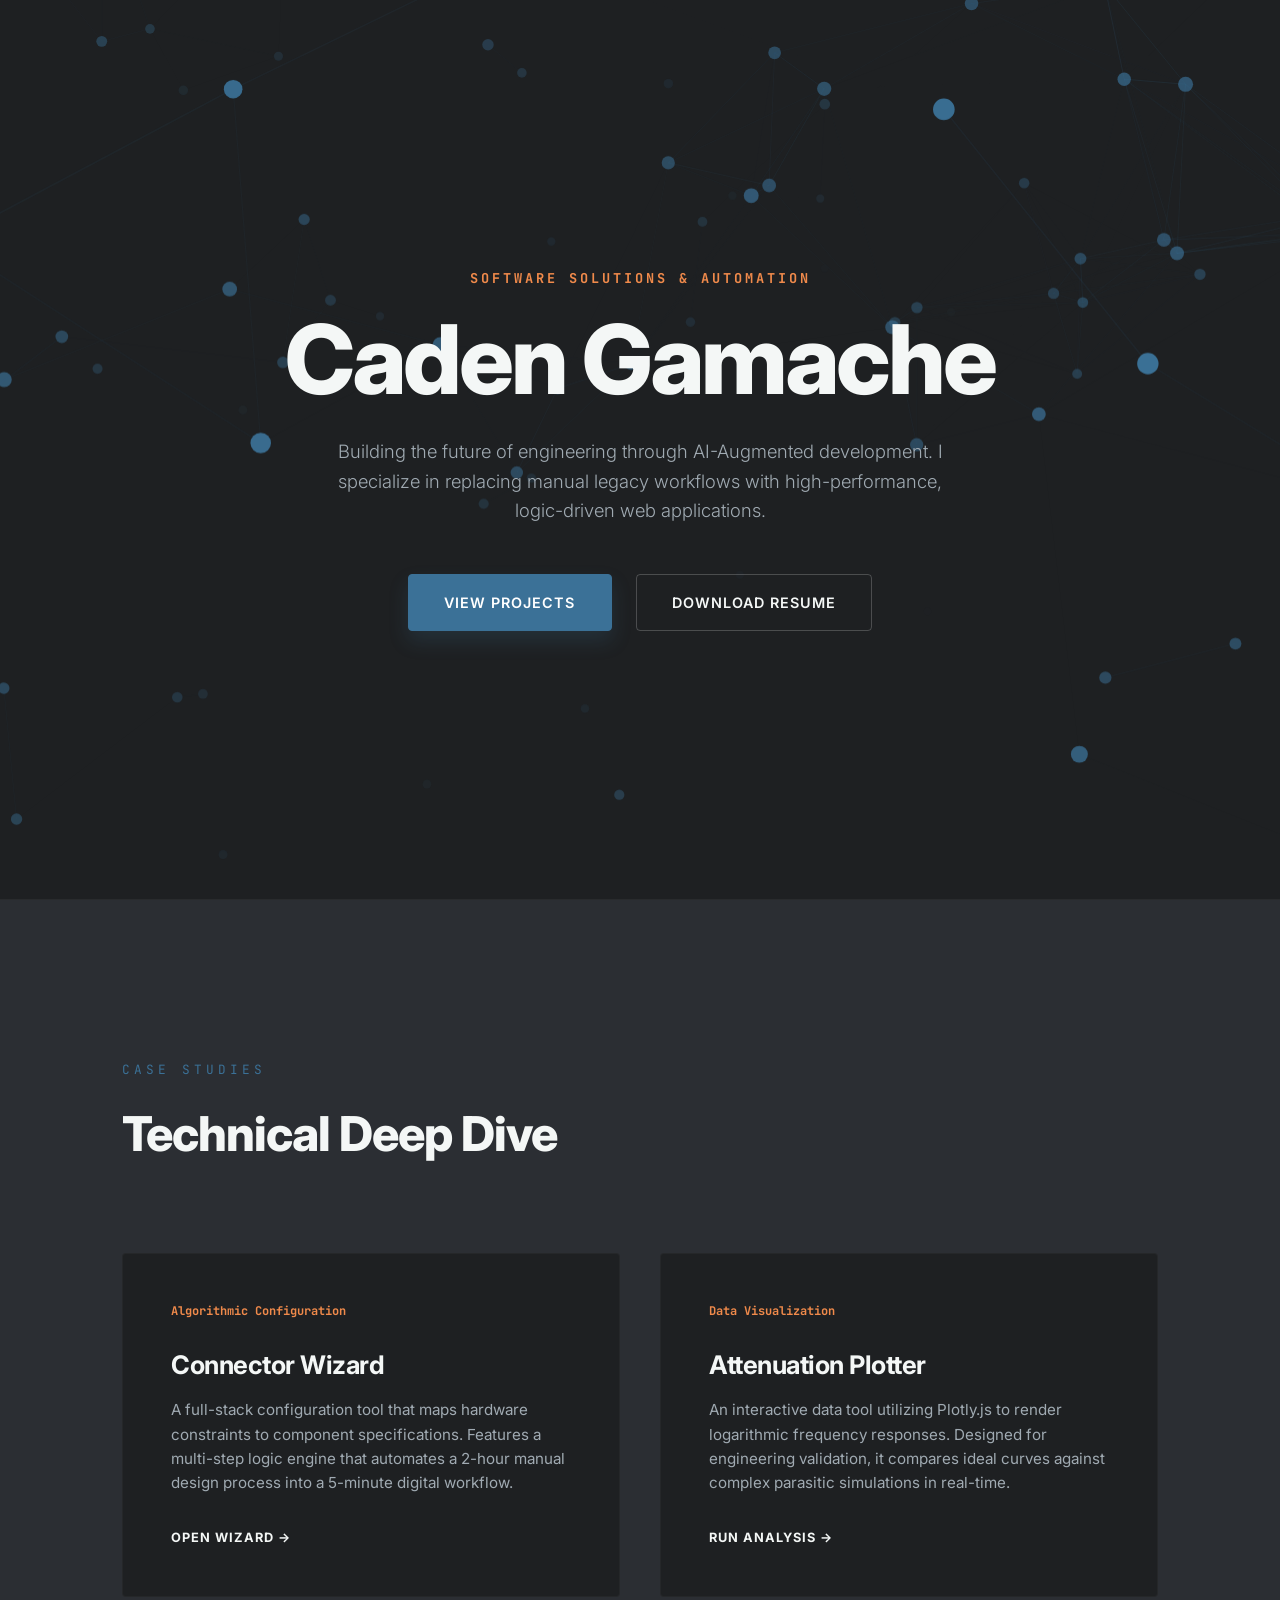
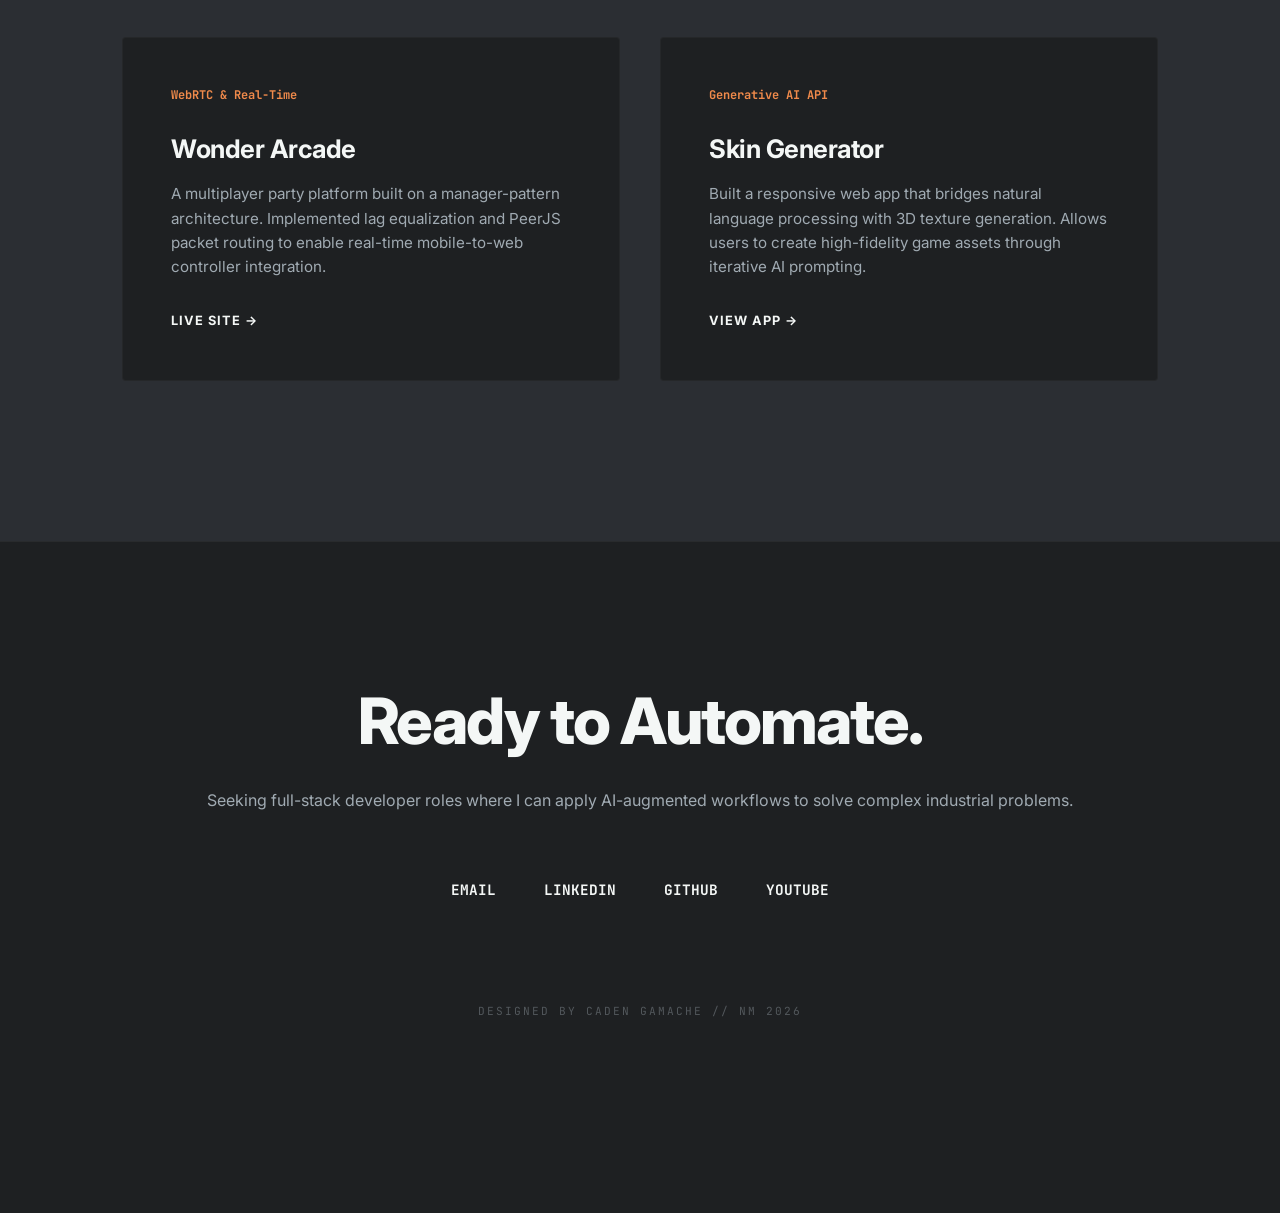
<file: index.html>
<!DOCTYPE html>
<html lang="en">
<head>
    <meta charset="UTF-8">
    <meta name="viewport" content="width=device-width, initial-scale=1.0">
    <title>Caden Gamache | AI-Augmented Developer</title>
    <link href="https://fonts.googleapis.com/css2?family=Inter:wght@300;400;600;800&family=JetBrains+Mono:wght@400;700&display=swap" rel="stylesheet">
    <link rel="stylesheet" href="css/style.css">
</head>
<body>

    <!-- Hero Section -->
    <section class="hero">
        <canvas id="hero-canvas"></canvas>
        <div class="hero-content">
            <p class="mono-subtitle">Software Solutions & Automation</p>
            <h1>Caden Gamache</h1>
            <p class="hero-desc">Building the future of engineering through AI-Augmented development. I specialize in replacing manual legacy workflows with high-performance, logic-driven web applications.</p>
            <div class="hero-buttons">
                <a href="#projects" class="btn btn-primary">View Projects</a>
                <a href="assets/Caden Gamache - Technical Resume (Single Page).pdf" target="_blank" class="btn btn-outline">Download Resume</a>
            </div>
        </div>
    </section>

    <!-- Projects Section -->
    <section class="projects" id="projects">
        <div class="container">
            <div class="section-header">
                <span class="section-title">Case Studies</span>
                <h2 class="section-heading">Technical Deep Dive</h2>
            </div>
            
            <div class="project-grid">
                <!-- Project 1: Filtered Connector Builder -->
                <div class="project-card">
                    <span class="tech-stack">Algorithmic Configuration</span>
                    <h3>Connector Wizard</h3>
                    <p>A full-stack configuration tool that maps hardware constraints to component specifications. Features a multi-step logic engine that automates a 2-hour manual design process into a 5-minute digital workflow.</p>
                    <div class="card-links">
                        <a href="projects/builder.html" target="_blank">Open Wizard &rarr;</a>
                    </div>
                </div>

                <!-- Project 2: Attenuation Plotter -->
                <div class="project-card">
                    <span class="tech-stack">Data Visualization</span>
                    <h3>Attenuation Plotter</h3>
                    <p>An interactive data tool utilizing Plotly.js to render logarithmic frequency responses. Designed for engineering validation, it compares ideal curves against complex parasitic simulations in real-time.</p>
                    <div class="card-links">
                        <a href="projects/plotter.html" target="_blank">Run Analysis &rarr;</a>
                    </div>
                </div>

                <!-- Project 3: Wonder Arcade -->
                <div class="project-card">
                    <span class="tech-stack">WebRTC & Real-Time</span>
                    <h3>Wonder Arcade</h3>
                    <p>A multiplayer party platform built on a manager-pattern architecture. Implemented lag equalization and PeerJS packet routing to enable real-time mobile-to-web controller integration.</p>
                    <div class="card-links">
                        <a href="https://cgame1ten2.github.io/Arcade-Online/" target="_blank">Live Site &rarr;</a>
                    </div>
                </div>

                <!-- Project 4: Skin Generator -->
                <div class="project-card">
                    <span class="tech-stack">Generative AI API</span>
                    <h3>Skin Generator</h3>
                    <p>Built a responsive web app that bridges natural language processing with 3D texture generation. Allows users to create high-fidelity game assets through iterative AI prompting.</p>
                    <div class="card-links">
                        <a href="https://mc-skin-generator-sigma.vercel.app/" target="_blank">View App &rarr;</a>
                    </div>
                </div>
            </div>
        </div>
    </section>

    <!-- Footer -->
    <footer id="contact">
        <div class="container">
            <h2>Ready to Automate.</h2>
            <p>Seeking full-stack developer roles where I can apply AI-augmented workflows to solve complex industrial problems.</p>
            
            <div class="contact-links">
                <a href="mailto:mrcgamache@outlook.com">EMAIL</a>
                <a href="https://www.linkedin.com/in/caden-gamache" target="_blank">LINKEDIN</a>
                <a href="https://github.com/Mr-Caden" target="_blank">GITHUB</a>
                <a href="https://youtube.com/@cadengamacheai" target="_blank">YOUTUBE</a>
            </div>
            
            <p class="copyright">DESIGNED BY CADEN GAMACHE // NM 2026</p>
        </div>
    </footer>

    <!-- Link to Javascript -->
    <script src="js/main.js"></script>
</body>
</html>
</file>
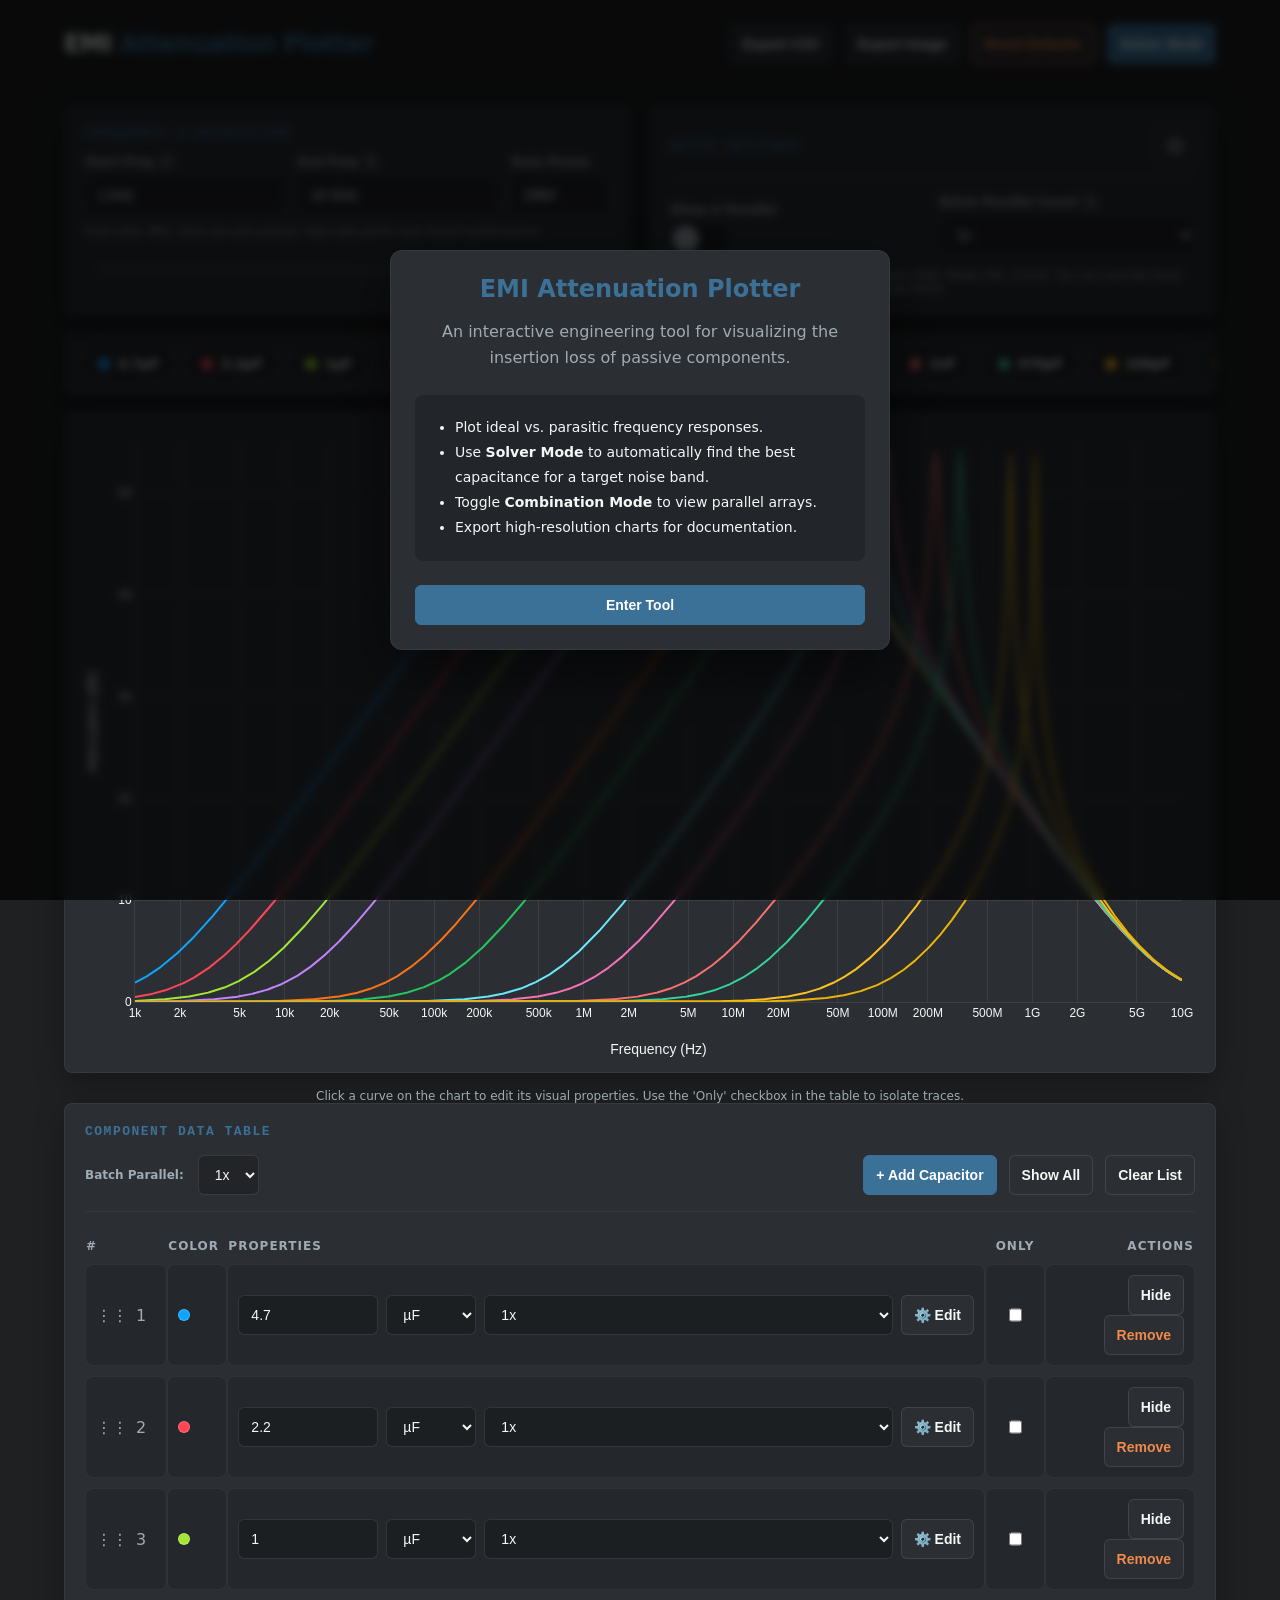
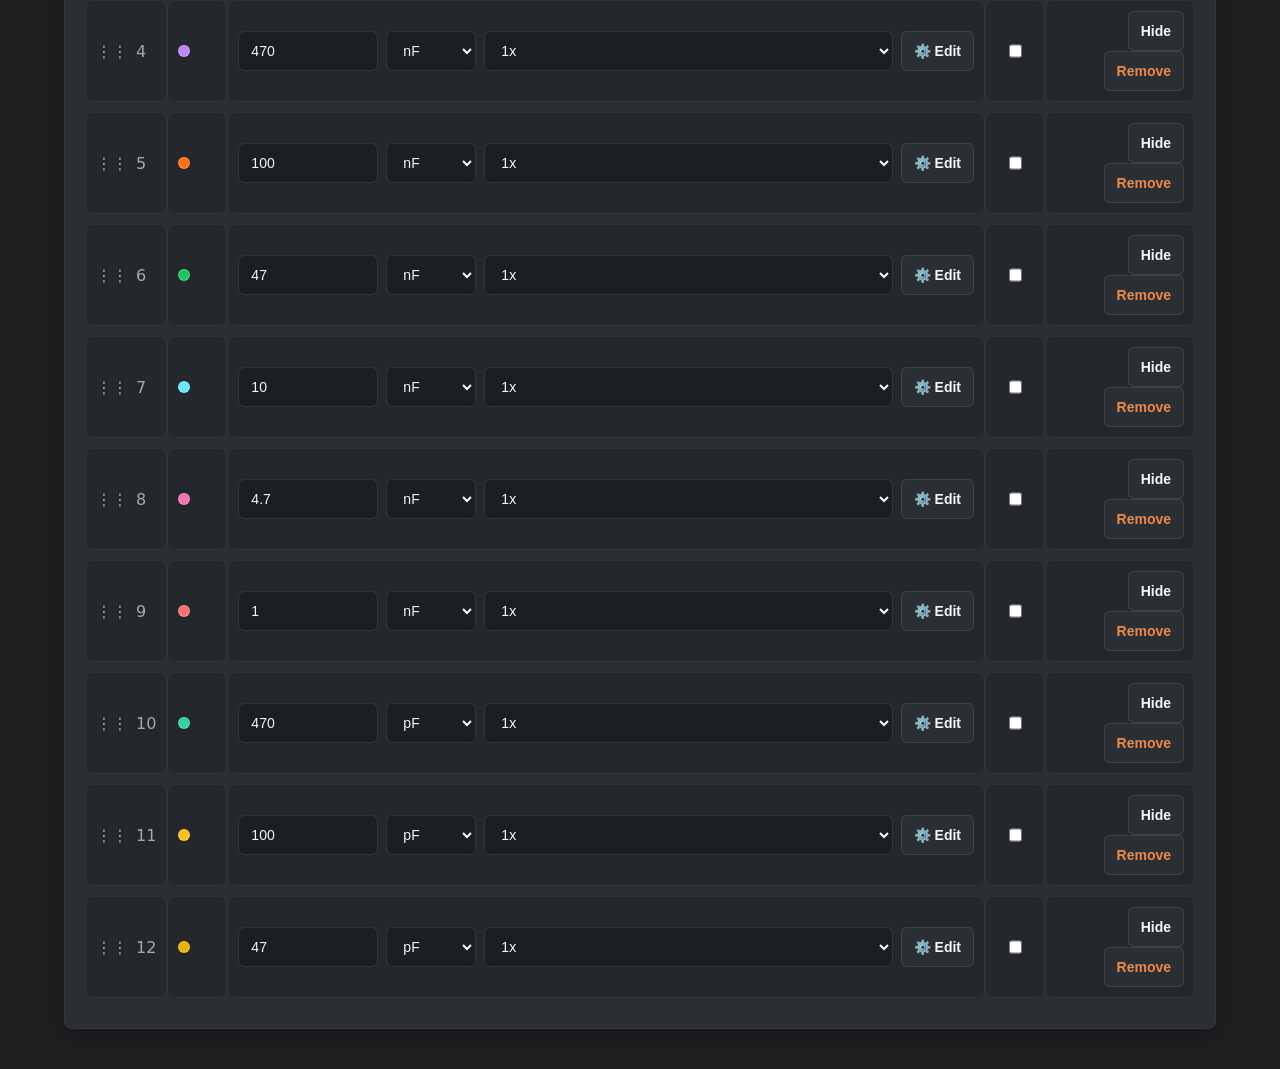
<file: projects/plotter.html>
<!DOCTYPE html>
<html lang="en">
    <head>
        <!-- METADATA AND TITLE -->
        <meta charset="utf-8" />
        <meta name="viewport" content="width=device-width, initial-scale=1" />
        <title>EMI Attenuation Plotter | Interactive Data Tool</title>
        
        <!-- Plotly.js library for charting -->
        <script src="https://cdn.plot.ly/plotly-2.35.2.min.js"></script>
        
        <!-- STYLESHEET -->
        <style>
            /* --- CSS VARIABLES (MATCHING PORTFOLIO BRANDING) --- */
            :root {
                --bg: #1E2022;
                --panel: #2B2E33;
                --panel-border: rgba(255, 255, 255, 0.05);
                --text: #F4F7F6;
                --text-on-white: #F4F7F6;
                --muted: #A0AAB2;
                --blue: #3B7197;
                --blue-600: #4a8bb8;
                --orange: #F08A4B;
                --orange-hover: #f3a06b;
                --chip: #454a52;
                --radius: 8px;
                --shadow: 0 10px 30px rgba(0, 0, 0, 0.3);
                --ctl-h: 40px; 
            }
            
            * {
                box-sizing: border-box;
            }
            
            body {
                margin: 0;
                background: var(--bg);
                color: var(--text);
                font-family: 'Inter', ui-sans-serif, system-ui, -apple-system, sans-serif;
            }
            
            .container {
                max-width: 1200px;
                margin: auto;
                padding: 24px;
            }
            
            header {
                display: flex;
                justify-content: space-between;
                align-items: center;
                margin-bottom: 24px;
                flex-wrap: wrap;
                gap: 12px;
                border-bottom: 1px solid var(--panel-border);
                padding-bottom: 16px;
            }
            
            .toolbar {
                display: flex;
                align-items: center;
                gap: 12px;
                flex-wrap: wrap;
                justify-content: flex-end;
            }
            
            .title {
                font-size: 24px;
                font-weight: 800;
                letter-spacing: -0.5px;
                color: var(--text);
            }

            .title span {
                color: var(--blue);
            }
            
            .panel {
                background: var(--panel);
                border-radius: var(--radius);
                padding: 20px;
                margin-bottom: 16px;
                box-shadow: var(--shadow);
                border: 1px solid var(--panel-border);
            }
            
            .panel-header {
                display: flex;
                justify-content: space-between;
                align-items: center;
                margin-bottom: 16px;
                padding-bottom: 12px;
                border-bottom: 1px solid var(--panel-border);
            }
            
            h3 {
                margin: 0;
                font-size: 13px;
                color: var(--blue);
                text-transform: uppercase;
                letter-spacing: 1.5px;
                font-family: 'JetBrains Mono', monospace;
            }
            
            /* --- FORMS & CONTROLS --- */
            label {
                font-size: 12px;
                color: var(--muted);
                display: flex;
                flex-direction: column;
                gap: 6px;
                font-weight: 600;
            }
            
            input, select, button {
                background: rgba(0,0,0,0.2);
                color: var(--text);
                border: 1px solid rgba(255,255,255,0.1);
                border-radius: 6px;
                padding: 0 12px;
                font-size: 14px;
                height: var(--ctl-h);
                line-height: calc(var(--ctl-h) - 2px);
                transition: border-color 0.2s ease, background 0.2s ease;
            }

            input:focus, select:focus {
                outline: none;
                border-color: var(--blue);
                background: rgba(0,0,0,0.4);
            }
            
            input[type="color"] {
                padding: 4px;
                width: 100%;
                cursor: pointer;
            }
            
            button {
                cursor: pointer;
                font-weight: 600;
                background: var(--panel);
            }

            button:hover {
                background: rgba(255,255,255,0.05);
                border-color: var(--muted);
            }
            
            .split {
                display: grid;
                grid-template-columns: 1fr 1fr;
                gap: 18px;
            }
            
            .grid-3 {
                display: grid;
                grid-template-columns: repeat(3, 1fr);
                gap: 12px;
            }
            
            .control-row {
                display: grid;
                grid-template-columns: repeat(auto-fit, minmax(220px, 1fr));
                gap: 14px;
                align-items: end;
            }
            
            .form-field {
                display: flex;
                flex-direction: column;
                gap: 6px;
                min-width: 0;
            }
            
            .field-label {
                font-size: 12px;
                color: var(--muted);
                font-weight: 600;
            }
            
            /* --- CAPACITOR TABLE --- */
            table {
                width: 100%;
                border-collapse: separate;
                border-spacing: 0 10px;
            }
            
            thead th {
                font-size: 12px;
                text-align: left;
                color: var(--muted);
                font-weight: 600;
                text-transform: uppercase;
                letter-spacing: 1px;
            }
            
            tbody td {
                background: rgba(0,0,0,0.15);
                border: 1px solid var(--panel-border);
                padding: 10px;
                border-radius: var(--radius);
                vertical-align: middle;
            }
            
            .cap-input-grid {
                display: grid;
                grid-template-columns: minmax(90px, 140px) 90px 1fr auto;
                gap: 8px;
                align-items: center;
            }
            
            #capBody td:nth-of-type(3),
            #capBody td:nth-of-type(5) {
                text-align: center;
            }
            
            /* Drag and Drop Styling */
            .drag-handle {
                cursor: grab;
                padding-right: 8px;
                user-select: none;
                color: var(--muted);
            }
            
            tr.dragging {
                cursor: grabbing;
                opacity: 0.8;
            }
            
            tr.drag-over-top td {
                box-shadow: inset 0 3px 0 0 var(--blue);
            }
            
            tr.drag-over-bottom td {
                box-shadow: inset 0 -3px 0 0 var(--blue);
            }
            
            /* --- CHART & LEGEND --- */
            #chart {
                width: 100%;
                height: 640px;
            }
            
            .legend-bar {
                overflow-x: auto;
                white-space: nowrap;
                padding: 12px;
            }
            
            .legend-item {
                display: inline-flex;
                align-items: center;
                gap: 8px;
                margin: 4px 8px;
                padding: 6px 12px;
                border: 1px solid var(--panel-border);
                border-radius: 999px;
                cursor: pointer;
                background: rgba(0,0,0,0.2);
                font-size: 13px;
                font-weight: 600;
            }
            
            .legend-item.hidden {
                opacity: 0.3;
                border-style: dashed;
            }
            
            .chip {
                display: inline-block;
                width: 12px;
                height: 12px;
                border-radius: 50%;
                border: 1px solid rgba(255,255,255,0.2);
            }
            
            /* --- PILL TOGGLE SWITCH --- */
            .pill-toggle {
                display: inline-flex;
                align-items: center;
                gap: 10px;
                min-width: 0;
            }
            
            .pill-toggle input {
                position: absolute;
                opacity: 0;
                pointer-events: none;
            }
            
            .pill-toggle .track {
                position: relative;
                width: calc(var(--ctl-h) * 1.5);
                height: calc(var(--ctl-h) * 0.8);
                border-radius: 9999px;
                background: rgba(0,0,0,0.3);
                border: 1px solid rgba(255,255,255,0.1);
                flex: 0 0 auto;
                transition: background 0.2s, border-color 0.2s;
            }
            
            .pill-toggle .thumb {
                position: absolute;
                top: 2px;
                left: 2px;
                width: calc((var(--ctl-h) * 0.8) - 6px);
                height: calc((var(--ctl-h) * 0.8) - 6px);
                border-radius: 50%;
                background: var(--muted);
                transition: transform 0.2s ease, background 0.2s ease;
            }
            
            .pill-toggle input:checked + .track {
                background: rgba(59, 113, 151, 0.3);
                border-color: var(--blue);
            }
            
            .pill-toggle input:checked + .track .thumb {
                transform: translateX(calc((var(--ctl-h) * 1.5) - (var(--ctl-h) * 0.8)));
                background: var(--blue);
            }
            
            /* --- BUTTON STYLES --- */
            .btn-blue {
                background: var(--blue);
                border-color: var(--blue);
                color: #fff;
            }
            
            .btn-blue:hover {
                background: var(--blue-600);
                border-color: var(--blue-600);
            }

            .btn-orange {
                background: var(--orange);
                border-color: var(--orange);
                color: var(--bg);
            }

            .btn-orange:hover {
                background: var(--orange-hover);
                border-color: var(--orange-hover);
            }
            
            .icon-btn {
                width: var(--ctl-h);
                height: var(--ctl-h);
                padding: 0;
                display: inline-flex;
                align-items: center;
                justify-content: center;
            }
            
            .icon-btn svg {
                width: 18px;
                height: 18px;
                display: block;
                stroke: var(--muted);
            }

            .icon-btn:hover svg {
                stroke: var(--text);
            }
            
            /* --- SOLVER RESULTS UI --- */
            .solver-wrap {
                display: grid;
                grid-template-columns: 1.1fr 0.9fr;
                gap: 14px;
            }
            
            .best-card {
                border: 1px solid var(--blue);
                border-radius: var(--radius);
                padding: 16px;
                background: rgba(59, 113, 151, 0.1);
            }
            
            .best-title {
                font-size: 14px;
                font-weight: 700;
                color: var(--blue);
                margin: 0 0 8px;
                text-transform: uppercase;
                letter-spacing: 1px;
            }
            
            .avg-badge {
                display: inline-block;
                padding: 6px 12px;
                border-radius: 999px;
                background: rgba(0,0,0,0.3);
                border: 1px solid var(--panel-border);
                font-family: var(--font-mono);
                font-size: 13px;
                color: var(--orange);
            }
            
            .alt-list {
                display: grid;
                gap: 8px;
            }
            
            .alt-item {
                display: flex;
                justify-content: space-between;
                align-items: center;
                border: 1px solid var(--panel-border);
                border-radius: 8px;
                padding: 8px 12px;
                background: rgba(0,0,0,0.2);
                font-size: 13px;
            }
            
            /* --- CUSTOM SCROLLBARS --- */
            ::-webkit-scrollbar {
                width: 10px;
                height: 10px;
            }
            ::-webkit-scrollbar-track {
                background: var(--bg);
            }
            ::-webkit-scrollbar-thumb {
                background-color: var(--panel-border);
                border-radius: 99px;
            }
            ::-webkit-scrollbar-thumb:hover {
                background-color: var(--muted);
            }
            
            /* --- TOOLTIP STYLES --- */
            [data-tooltip] {
                position: relative;
            }
            [data-tooltip]::after {
                content: attr(data-tooltip);
                position: absolute;
                bottom: 100%;
                left: 50%;
                transform: translateX(-50%);
                margin-bottom: 8px;
                background: #000;
                color: #fff;
                border-radius: 6px;
                padding: 8px 12px;
                font-size: 12px;
                line-height: 1.4;
                white-space: pre-wrap;
                width: max-content;
                max-width: 280px;
                text-align: center;
                pointer-events: none;
                opacity: 0;
                transition: opacity 0.2s, transform 0.2s;
                z-index: 1001;
                border: 1px solid rgba(255,255,255,0.1);
            }
            [data-tooltip]:hover::after {
                opacity: 1;
                transform: translateX(-50%) translateY(-4px);
            }
            
            .tooltip-icon {
                display: inline-flex;
                align-items: center;
                justify-content: center;
                width: 14px;
                height: 14px;
                border-radius: 50%;
                border: 1px solid var(--muted);
                color: var(--muted);
                font-size: 10px;
                font-weight: bold;
                cursor: help;
                margin-left: 6px;
            }
            
            .label-with-tooltip {
                display: flex;
                align-items: center;
            }
            
            /* --- MODAL --- */
            .modal-backdrop {
                position: fixed;
                inset: 0;
                background: rgba(0, 0, 0, 0.7);
                backdrop-filter: blur(4px);
                display: none;
                align-items: center;
                justify-content: center;
                z-index: 1000;
            }
            
            .modal {
                background: var(--panel);
                border: 1px solid var(--panel-border);
                border-radius: 12px;
                box-shadow: 0 20px 60px rgba(0, 0, 0, 0.5);
                width: min(680px, 92vw);
                padding: 24px;
            }
            
            .modal-actions {
                display: flex;
                justify-content: flex-end;
                gap: 12px;
                margin-top: 24px;
                padding-top: 16px;
                border-top: 1px solid var(--panel-border);
            }

            .empty-state {
                text-align: center;
                padding: 32px;
                color: var(--muted);
                border: 2px dashed rgba(255,255,255,0.1);
                border-radius: var(--radius);
                background: rgba(0,0,0,0.1);
            }

            input[type="range"] {
                -webkit-appearance: none;
                width: 100%;
                background: transparent;
                border: none;
            }

            input[type="range"]::-webkit-slider-runnable-track {
                width: 100%;
                height: 4px;
                cursor: pointer;
                background: rgba(255,255,255,0.1);
                border-radius: 4px;
            }

            input[type="range"]::-webkit-slider-thumb {
                height: 16px;
                width: 16px;
                border-radius: 50%;
                background: var(--blue);
                cursor: pointer;
                -webkit-appearance: none;
                margin-top: -6px;
            }
            
            /* --- RESPONSIVE --- */
            @media (max-width: 1100px) {
                .split { grid-template-columns: 1fr; }
                .solver-wrap { grid-template-columns: 1fr; }
            }
            
            @media (max-width: 768px) {
                .cap-input-grid { grid-template-columns: repeat(auto-fit, minmax(120px, 1fr)); }
                table, thead, tbody, th, td, tr { display: block; }
                thead { display: none; }
                
                #capBody tr {
                    padding: 16px;
                    margin-bottom: 16px;
                    background: rgba(0,0,0,0.15);
                    border: 1px solid var(--panel-border);
                    border-radius: var(--radius);
                }
                
                #capBody td {
                    padding: 8px 0;
                    border: none;
                    background: transparent;
                }
                
                #capBody td:not(:last-child) {
                    border-bottom: 1px solid rgba(255,255,255,0.05);
                }
                
                #capBody tr[data-index*="-adv"] {
                    border: none;
                    padding-top: 0;
                    margin-top: -16px;
                    background: rgba(0,0,0,0.25);
                }
                
                #capBody td:nth-of-type(1)::before { content: "#: "; color: var(--muted); margin-left: 8px; }
                #capBody td:nth-of-type(2)::before { content: "Color: "; color: var(--muted); margin-right: 8px; }
                #capBody td:nth-of-type(3)::before { content: "Properties"; color: var(--muted); display: block; margin-bottom: 8px; }
                #capBody td:nth-of-type(4)::before { content: "Only: "; color: var(--muted); margin-right: 8px; }
                #capBody td:nth-of-type(5) { display: flex; gap: 8px; flex-wrap: wrap; padding-top: 12px; }
                #capBody td:nth-of-type(2), #capBody td:nth-of-type(4) { display: flex; align-items: center; }
            }
        </style>
    </head>
    <body>
        <div class="container">
            <!-- HEADER -->
            <header>
                <div class="title">EMI <span>Attenuation Plotter</span></div>
                <div class="toolbar">
                    <button id="btnExport" data-tooltip="Export the currently visible curves to a CSV file.">Export CSV</button>
                    <button id="btnExportPng" data-tooltip="Export or copy the current chart as a high-res PNG image.">Export Image</button>
                    <button id="btnReset" style="color: var(--orange); border-color: var(--orange);">Reset Defaults</button>
                    <button id="btnSolver" class="btn-blue" data-tooltip="Analyzes all capacitors to find the one with the best average attenuation across a specified target range.">Solver Mode</button>
                </div>
            </header>

            <!-- MAIN CONTROL PANELS -->
            <div class="split">
                <!-- FREQUENCY PANEL -->
                <div class="panel" id="freqPanel">
                    <h3 id="freqPanelTitle">Frequency & Resolution</h3>
                    
                    <div id="freqControls" class="grid-3" style="margin-top: 14px; margin-bottom: 10px;">
                        <label><span class="label-with-tooltip">Start Freq <span class="tooltip-icon" data-tooltip="Example inputs: '10k', '20M', '1G'">?</span></span><input id="startHz" value="1 kHz"/></label>
                        <label><span class="label-with-tooltip">End Freq <span class="tooltip-icon" data-tooltip="Example inputs: '10k', '20M', '1G'">?</span></span><input id="endHz" value="10 GHz"/></label>
                        <label>Data Points <input id="pointsNum" type="number" min="50" max="3000" step="50" value="2950"/></label>
                    </div>
                    
                    <div id="freqHint" style="font-size: 11px; color: var(--muted); padding-bottom: 10px;">Units (kHz, MHz, GHz) are auto-parsed. High data points may impact performance.</div>
                    <input id="pointsRange" type="range" min="50" max="3000" step="50" value="2950"/>
                    
                    <!-- Solver Mode Outage Range Controls -->
                    <div id="outageUI" class="grid-3" style="display: none; margin-top: 14px;">
                        <label>Target Range Start <input id="outageStart" value="1 MHz"/></label>
                        <label>Target Range End <input id="outageEnd" value="100 MHz"/></label>
                    </div>
                    
                    <!-- Solver Label Controls -->
                    <div id="solverLabelControls" class="control-row" style="display: none; margin-top: 18px; padding-top: 14px; border-top: 1px solid var(--panel-border);">
                        <label class="form-field"><span class="field-label">Show # Parallel</span><span class="pill-toggle"><input type="checkbox" id="inclParSolver" /><span class="track"><span class="thumb"></span></span></span></label>
                        <label><span class="label-with-tooltip">Batch Parallel Count <span class="tooltip-icon" data-tooltip="Simulates placing multiple identical capacitors in parallel.">?</span></span><select id="batchParSolver"></select></label>
                    </div>
                </div>

                <!-- SETTINGS PANEL -->
                <div class="panel" id="labelsPanel">
                    <div class="panel-header">
                        <h3 id="labelsPanelTitle">Batch Settings</h3>
                        <button id="btnAdvancedSettings" class="icon-btn" data-tooltip="Toggle simulation model and trace parasitics">
                            <svg viewBox="0 0 24 24" fill="none" stroke-width="2" stroke-linecap="round" stroke-linejoin="round"><circle cx="12" cy="12" r="3"></circle><path d="M19.4 15a1.65 1.65 0 0 0 .33 1.82l.06.06a2 2 0 0 1 0 2.83 2 2 0 0 1-2.83 0l-.06-.06a1.65 1.65 0 0 0-1.82-.33 1.65 1.65 0 0 0-1 1.51V21a2 2 0 0 1-2 2 2 2 0 0 1-2-2v-.09A1.65 1.65 0 0 0 9 19.4a1.65 1.65 0 0 0-1.82.33l-.06.06a2 2 0 0 1-2.83 0 2 2 0 0 1 0-2.83l.06-.06a1.65 1.65 0 0 0 .33-1.82 1.65 1.65 0 0 0-1.51-1H3a2 2 0 0 1-2-2 2 2 0 0 1 2-2h.09A1.65 1.65 0 0 0 4.6 9a1.65 1.65 0 0 0-.33-1.82l-.06-.06a2 2 0 0 1 0-2.83 2 2 0 0 1 2.83 0l.06.06a1.65 1.65 0 0 0 1.82.33H9a1.65 1.65 0 0 0 1-1.51V3a2 2 0 0 1 2-2 2 2 0 0 1 2 2v.09a1.65 1.65 0 0 0 1 1.51 1.65 1.65 0 0 0 1.82-.33l.06-.06a2 2 0 0 1 2.83 0 2 2 0 0 1 0 2.83l-.06.06a1.65 1.65 0 0 0-.33 1.82V9a1.65 1.65 0 0 0 1.51 1H21a2 2 0 0 1 2 2 2 2 0 0 1-2 2h-.09a1.65 1.65 0 0 0-1.51 1z"></path></svg>
                        </button>
                    </div>
                    
                    <div id="labelsControls" class="control-row">
                        <label class="form-field"><span class="field-label">Show # Parallel</span><span class="pill-toggle"><input type="checkbox" id="inclPar" /><span class="track"><span class="thumb"></span></span></span></label>
                        <label><span class="label-with-tooltip">Batch Parallel Count <span class="tooltip-icon" data-tooltip="Changes the parallel multiplier for all items in the list.">?</span></span><select id="batchPar"></select></label>
                    </div>
                    
                    <!-- Advanced Simulation Settings -->
                    <div id="advancedSettings" style="display: none; margin-top: 18px; padding-top: 14px; border-top: 1px solid var(--panel-border);">
                        <div class="control-row">
                            <label class="form-field" data-tooltip="Switch between fast formula and accurate impedance simulation including traces.">
                                <span class="field-label">Calculation Model</span>
                                <select id="modelToggle">
                                    <option value="complex">Complex Sim (Traces)</option>
                                    <option value="analytical" selected>Analytical (Fast)</option>
                                </select>
                            </label>
                            <label class="form-field" data-tooltip="Length of PCB trace/lead in mm.">
                                <span class="field-label">Trace Length (mm)</span>
                                <input id="traceLength" type="number" value="5.0" step="0.1" min="0">
                            </label>
                            <label class="form-field" data-tooltip="Plots a single combined curve for all visible capacitors acting together.">
                                <span class="field-label">Combine Visible Mode</span>
                                <span class="pill-toggle"><input type="checkbox" id="comboModeToggle" /><span class="track"><span class="thumb"></span></span></span>
                            </label>
                        </div>
                    </div>

                    <div id="labelsFootnote" style="font-size: 11px; color: var(--muted); margin-top: 14px;">Values represent typical MLCC components (ESR: 50mΩ, ESL: 0.5nH). You can override these per-capacitor in the Advanced row settings below.</div>
                    
                    <!-- Solver Results -->
                    <div id="solverResults" style="display: none;">
                        <div class="solver-wrap">
                            <div class="best-card">
                                <div class="best-title">Optimal Capacitor</div>
                                <div id="bestCapLabel" style="display: flex; align-items: center; gap: 10px; font-size: 14px; font-weight: 600; color: var(--text)"></div>
                                <div id="bestAvg" class="avg-badge" style="margin-top: 12px"></div>
                            </div>
                            <div>
                                <div style="font-size: 12px; font-weight: 700; color: var(--muted); margin-bottom: 6px; text-transform: uppercase;">Runners Up</div>
                                <div id="altList" class="alt-list"></div>
                            </div>
                        </div>
                    </div>
                </div>
            </div>

            <!-- LEGEND BAR & CHART -->
            <div id="legendBar" class="panel legend-bar"></div>
            <div class="panel" style="padding: 10px">
                <div id="chart"></div>
            </div>
            <div style="font-size: 12px; color: var(--muted); text-align: center;">Click a curve on the chart to edit its visual properties. Use the 'Only' checkbox in the table to isolate traces.</div>

            <!-- PROPERTIES MODAL -->
            <div id="propBackdrop" class="modal-backdrop">
                <div class="modal">
                    <h4 id="propTitle" style="margin: 0 0 16px 0; color: var(--blue); font-family: var(--font-mono);">Curve Properties</h4>
                    <div style="display: grid; grid-template-columns: repeat(2, 1fr); gap: 14px; margin-bottom: 20px;">
                        <label>Capacitance Value<input id="pm_value" type="number" min="0" step="0.1"/></label>
                        <label>Unit<select id="pm_unit"><option>µF</option><option>nF</option><option>pF</option></select></label>
                        <label>Parallel Multiplier<select id="pm_par"></select></label>
                        <label>ESL Override (nH)<input id="pm_L" placeholder="(auto: 0.5)"/></label>
                        <label>ESR Override (Ω)<input id="pm_R" placeholder="(auto: 0.05)"/></label>
                        <div style="display: flex; flex-direction: column; justify-content: center; gap: 8px;">
                            <label style="flex-direction: row; align-items: center; gap: 8px"><input id="pm_visible" type="checkbox" /> Visible on Plot</label>
                            <label style="flex-direction: row; align-items: center; gap: 8px"><input id="pm_only" type="checkbox" /> Isolate (Hide Others)</label>
                        </div>
                    </div>
                    <div style="border-top: 1px solid var(--panel-border); padding-top: 16px;">
                        <h5 style="margin: 0 0 12px 0; font-size: 11px; color: var(--muted); text-transform: uppercase; letter-spacing: 1px;">Visual Styling</h5>
                        <div style="display: grid; grid-template-columns: repeat(3, 1fr); gap: 14px;">
                            <label>Line Color<input id="pm_color" type="color" style="height: var(--ctl-h);" /></label>
                            <label>Line Style
                                <select id="pm_dash">
                                    <option value="solid">Solid</option>
                                    <option value="dash">Dash</option>
                                    <option value="dot">Dot</option>
                                    <option value="dashdot">Dash Dot</option>
                                </select>
                            </label>
                            <label>Line Width<input id="pm_width" type="number" min="1" max="10" step="1" /></label>
                        </div>
                    </div>
                    <div class="modal-actions">
                        <button id="pm_cancel">Cancel</button>
                        <button id="pm_apply" class="btn-blue">Apply Changes</button>
                    </div>
                </div>
            </div>
            
            <!-- EXPORT MODAL -->
            <div id="exportBackdrop" class="modal-backdrop">
                <div class="modal">
                    <h4 style="margin: 0 0 20px 0; color: var(--text); font-family: var(--font-mono);">Export Configuration</h4>
                    <div style="display: grid; grid-template-columns: 1fr 1fr; gap: 16px;">
                        <div style="grid-column: span 2;">
                             <label>File Name<input id="exp_filename" value="attenuation_export" /></label>
                        </div>
                        <label>Chart Title<input id="exp_title" value="EMI Attenuation Analysis" /></label>
                        <label>Subtitle <span style="color:var(--muted); font-weight:normal">(optional)</span><input id="exp_subtitle" placeholder="e.g. Project Alpha" /></label>
                        <label>X-Axis Override<input id="exp_xtitle" placeholder="Frequency (Hz)" /></label>
                        <label>Y-Axis Override<input id="exp_ytitle" placeholder="Attenuation (dB)" /></label>
                        <label>Resolution<select id="exp_size">
                            <option value="current">Current View (2x)</option>
                            <option value="1080p">1920 x 1080 (HD 16:9)</option>
                            <option value="4x3">1600 x 1200 (Standard 4:3)</option>
                        </select></label>
                        <div style="display:flex; align-items: flex-end; padding-bottom: 10px;">
                            <label style="flex-direction: row; align-items:center; gap:8px;">
                                <input type="checkbox" id="exp_gridlabels" checked /> Render Minor Grid Labels
                            </label>
                        </div>
                    </div>
                    <div class="modal-actions">
                        <button id="exp_cancel">Cancel</button>
                        <button id="exp_copy" class="btn-orange">Copy Image</button>
                        <button id="exp_confirm" class="btn-blue">Download PNG</button>
                    </div>
                </div>
            </div>

            <!-- WELCOME MODAL -->
            <div id="welcomeBackdrop" class="modal-backdrop">
                <div class="modal" style="max-width: 500px; text-align: center;">
                    <h2 style="margin: 0 0 12px; color: var(--blue); font-family: var(--font-mono);">EMI Attenuation Plotter</h2>
                    <p style="color: var(--muted); margin-bottom: 24px; line-height: 1.6;">An interactive engineering tool for visualizing the insertion loss of passive components.</p>
                    
                    <div style="text-align: left; background: rgba(0,0,0,0.2); padding: 20px; border-radius: var(--radius); margin-bottom: 24px;">
                        <ul style="margin: 0; padding-left: 20px; color: var(--text); line-height: 1.8; font-size: 14px;">
                            <li>Plot ideal vs. parasitic frequency responses.</li>
                            <li>Use <b>Solver Mode</b> to automatically find the best capacitance for a target noise band.</li>
                            <li>Toggle <b>Combination Mode</b> to view parallel arrays.</li>
                            <li>Export high-resolution charts for documentation.</li>
                        </ul>
                    </div>

                    <div style="display: flex; gap: 12px; justify-content: center;">
                        <button id="welcomeStart" class="btn-blue" style="width: 100%;">Enter Tool</button>
                    </div>
                </div>
            </div>

            <!-- CAPACITOR TABLE -->
            <div class="panel" id="capacitorTableContainer">
                <h3 style="margin-bottom: 16px;">Component Data Table</h3>
                
                <div style="display: flex; gap: 12px; flex-wrap: wrap; align-items: center; margin-bottom: 16px; padding-bottom: 16px; border-bottom: 1px solid var(--panel-border);">
                    <label style="flex-direction: row; align-items: center;"><span style="margin-right: 8px">Batch Parallel:</span><select id="batchPar2"></select></label>
                    <div style="flex: 1"></div>
                    <button id="addRow" class="btn-blue">+ Add Capacitor</button>
                    <button id="showAll">Show All</button>
                    <button id="clearAllCaps">Clear List</button>
                </div>
                
                <div id="emptyState" style="display: none">
                    <div class="empty-state">
                        <div style="font-size: 16px; font-weight: 600; color: var(--text); margin-bottom: 8px;">No Components Active</div>
                        <p>Click <strong>+ Add Capacitor</strong> to begin plotting curves.</p>
                    </div>
                </div>
                
                <table>
                    <thead>
                        <tr>
                            <th style="width: 50px;">#</th>
                            <th style="width: 60px;">Color</th>
                            <th>Properties</th>
                            <th style="width: 60px; text-align: center;">Only</th>
                            <th style="width: 150px; text-align: right;">Actions</th>
                        </tr>
                    </thead>
                    <tbody id="capBody"></tbody>
                </table>
            </div>
        </div>

        <!-- JAVASCRIPT LOGIC -->
        <script>
            (function () {
                const $ = (sel) => document.querySelector(sel);
                const $$ = (sel) => Array.from(document.querySelectorAll(sel));
                const clamp = (v, lo, hi) => Math.min(Math.max(v, lo), hi);

                function parseFrequency(str) {
                    if (!str) return NaN;
                    str = String(str).trim().toLowerCase();
                    if (/^[-+]?\d+(?:\.\d+)?e[-+]?\d+$/.test(str)) return parseFloat(str);
                    const m = str.match(/([-+]?\d*\.?\d+)\s*([kmg]?)/i);
                    if (!m) return NaN;
                    let v = parseFloat(m[1]);
                    const u = (m[2] || "").toLowerCase();
                    if (u === "g") v *= 1e9;
                    else if (u === "m") v *= 1e6;
                    else if (u === "k") v *= 1e3;
                    return v;
                }

                function parseCapString(str) {
                    str = String(str).trim().replace(/μ/g, "µ");
                    const m = str.match(/(\d*\.?\d+)\s*(µF|uF|nF|pF)/i);
                    if (!m) return null;
                    let value = parseFloat(m[1]);
                    let unit = m[2].replace(/uF/i, "µF");
                    return { value, unit: unit === "uF" ? "µF" : unit };
                }

                function valueUnitToPF(value, unit) {
                    if (unit === "µF") return value * 1e6;
                    if (unit === "nF") return value * 1e3;
                    return value;
                }

                function logspace(f1, f2, n) {
                    const a = Math.log10(f1), b = Math.log10(f2);
                    const step = (b - a) / (n - 1);
                    return Array.from({ length: n }, (_, i) => Math.pow(10, a + i * step));
                }

                const Complex = {
                    add: (a, b) => ({ re: a.re + b.re, im: a.im + b.im }),
                    multiply: (a, b) => ({ re: a.re * b.re - a.im * b.im, im: a.re * b.im + a.im * b.re }),
                    divide: (a, b) => {
                        const denom = b.re * b.re + b.im * b.im;
                        return { re: (a.re * b.re + a.im * b.im) / denom, im: (a.im * b.re - a.re * b.im) / denom };
                    },
                    magnitude: (a) => Math.sqrt(a.re * a.re + a.im * a.im)
                };

                // Generic Base Constants (Standard MLCC)
                const DEFAULT_ESR = 0.05; // 50 mOhms
                const DEFAULT_ESL_NH = 0.5; // 0.5 nH
                
                const colors =["#0ea5ff","#ff4455","#a3e635","#c084fc","#f97316","#22c55e","#67e8f9","#f472b6","#f87171","#34d399","#fbbf24","#eab308"];
                const defaultCaps =["4.7µF","2.2µF","1µF","470nF","100nF","47nF","10nF","4.7nF","1nF","470pF","100pF","47pF"];

                let state = {
                    startHz: 1e3,
                    endHz: 1e10,
                    points: 2700,
                    caps:[],
                    solver: false,
                    comboMode: false,
                    bestCapIndex: null,
                    calculationModel: 'analytical',
                    traceLength_mm: 5.0,
                    traceResistance_mOhm: 20,
                };

                function effR(c) {
                    if (c.R_override != null && c.R_override !== "") return Number(c.R_override);
                    return DEFAULT_ESR / Math.max(1, c.parCaps);
                }
                
                function effL(c) {
                    return c.L_override_nH != null && c.L_override_nH !== "" ? Number(c.L_override_nH) : DEFAULT_ESL_NH;
                }
                
                function effC_pf(c) {
                    return c.pf * c.parCaps;
                }

                function getCapacitorImpedance(c, f) {
                    const w = 2 * Math.PI * f;
                    const R = effR(c);
                    const L = effL(c) * 1e-9;
                    const C = effC_pf(c) * 1e-12;
                    const X = w * L - 1 / (w * C);
                    return { re: R, im: X };
                }

                function calculateAttenuation_Analytical(Z_shunt) {
                    const Z0_eff = 25;
                    const numerator_mag_sq = Z_shunt.re ** 2 + Z_shunt.im ** 2;
                    const denominator_mag_sq = (Z_shunt.re + Z0_eff) ** 2 + Z_shunt.im ** 2;
                    if (denominator_mag_sq === 0) return 0;
                    return -10 * Math.log10(numerator_mag_sq / denominator_mag_sq);
                }

                function calculateAttenuation_ComplexSim(Z_shunt) {
                    const R_source = { re: 50, im: 0 };
                    const R_load = { re: 50, im: 0 };
                    const Z_parallel = Complex.divide(Complex.multiply(Z_shunt, R_load), Complex.add(Z_shunt, R_load));
                    const H = Complex.divide(Z_parallel, Complex.add(R_source, Z_parallel));
                    const mag = Complex.magnitude(H);
                    if (mag === 0) return 200;
                    return -20 * Math.log10(2 * mag);
                }

                function labelFor(c, useSolverToggles = false) {
                    const showPar = useSolverToggles ? $("#inclParSolver").checked : $("#inclPar").checked;
                    let label = `${c.value}${c.unit}`;
                    if (showPar) label += ` (${c.parCaps}x)`;
                    return label;
                }

                function plot() {
                    const startFreq = parseFrequency($("#startHz").value) || 1e3;
                    const endFreq = parseFrequency($("#endHz").value) || 1e10;
                    const points = clamp(parseInt($("#pointsNum").value || 1000, 10), 50, 3000);
                    const freqs = logspace(startFreq, endFreq, points);

                    let traces =[];
                    const hasOnly = state.caps.some((c) => c.only);
                    const activeCaps = state.caps.filter((c) => hasOnly ? c.only : c.visible);

                    if (state.comboMode) {
                        if (activeCaps.length > 0) {
                            const y_values = freqs.map((f) => {
                                let Y_total = { re: 0, im: 0 };
                                activeCaps.forEach((c) => {
                                    const Z_i = getCapacitorImpedance(c, f);
                                    const mag_sq_i = Z_i.re ** 2 + Z_i.im ** 2;
                                    if (mag_sq_i > 0) {
                                        Y_total.re += Z_i.re / mag_sq_i;
                                        Y_total.im += -Z_i.im / mag_sq_i;
                                    }
                                });
                                const mag_sq_total_y = Y_total.re ** 2 + Y_total.im ** 2;
                                let Z_total = { re: 0, im: 0 };
                                if (mag_sq_total_y > 0) {
                                    Z_total.re = Y_total.re / mag_sq_total_y;
                                    Z_total.im = -Y_total.im / mag_sq_total_y;
                                }
                                if (state.calculationModel === 'complex') {
                                    return calculateAttenuation_ComplexSim(Z_total);
                                } else {
                                    return calculateAttenuation_Analytical(Z_total);
                                }
                            });
                            traces.push({ x: freqs, y: y_values, name: `Parallel Array (${activeCaps.length})`, mode: "lines", line: { width: 3, color: "var(--orange)" } });
                        }
                    } else {
                        traces = activeCaps.map((c) => {
                            const isBest = state.solver && state.caps.indexOf(c) === state.bestCapIndex;
                            const y_values = freqs.map((f) => {
                                if (state.calculationModel === 'complex') {
                                    const cap_Z = getCapacitorImpedance(c, f);
                                    const trace_R = (2 * state.traceResistance_mOhm / 1000) / c.parCaps;
                                    const trace_L = (2 * state.traceLength_mm * 0.4e-9) / c.parCaps;
                                    const w = 2 * Math.PI * f;
                                    const trace_Z = { re: trace_R, im: w * trace_L };
                                    const total_shunt_Z = Complex.add(cap_Z, trace_Z);
                                    return calculateAttenuation_ComplexSim(total_shunt_Z);
                                } else {
                                    return calculateAttenuation_Analytical(getCapacitorImpedance(c, f));
                                }
                            });

                            let lineWidth = 2;
                            let lineColor = c.color;
                            let lineDash = "solid";

                            if (state.solver) {
                                lineWidth = isBest ? 4 : 2;
                                lineDash = isBest ? "dash" : "solid";
                            } else {
                                lineWidth = c.line_width || 2;
                                lineColor = c.color_override || c.color;
                                lineDash = c.line_dash || "solid";
                            }

                            return { 
                                x: freqs, y: y_values, name: labelFor(c, state.solver), 
                                mode: "lines", line: { width: lineWidth, color: lineColor, dash: lineDash }, 
                                meta: state.caps.indexOf(c) 
                            };
                        });
                    }

                    const cs = getComputedStyle(document.body);
                    const paper = (cs.getPropertyValue("--panel") || "#2B2E33").trim();
                    const text = (cs.getPropertyValue("--text") || "#F4F7F6").trim();
                    const grid = "rgba(255,255,255,0.08)";
                    const minorGridColor = "rgba(255,255,255,0.03)";
                    const minorLabelColor = "rgba(255,255,255,0.4)";

                    function fmtHz(v) {
                        if (!Number.isFinite(v)) return '';
                        if (v >= 1e9) return (v / 1e9).toString().replace(/\.0+$/, '') + 'G';
                        if (v >= 1e6) return (v / 1e6).toString().replace(/\.0+$/, '') + 'M';
                        if (v >= 1e3) return (v / 1e3).toString().replace(/\.0+$/, '') + 'k';
                        return v.toString();
                    }

                    let y_max_final = 50;
                    const y_max_actual = traces.reduce((max, trace) => {
                        if (trace.y && trace.y.length > 0) return Math.max(max, ...trace.y);
                        return max;
                    }, 0);
                    if (y_max_actual > 50) y_max_final = Math.ceil(y_max_actual / 5) * 5; 

                    const layout = {
                        title: { text: state.comboMode ? "Array Combined Attenuation" : "", font: { color: text, size: 16 } },
                        paper_bgcolor: paper, plot_bgcolor: paper, font: { color: text },
                        margin: { l: 60, r: 20, t: state.comboMode ? 50 : 20, b: 60 },
                        xaxis: {
                            type: "log", title: "Frequency (Hz)", gridcolor: grid, gridwidth: 1, tickformat: "~s",
                            showline: true, linewidth: 1, linecolor: grid, minor: { showgrid: true, gridwidth: 1, gridcolor: minorGridColor },
                            range:[Math.log10(startFreq), Math.log10(endFreq)], automargin: true, tickangle: 0
                        },
                        yaxis: { title: "Attenuation (dB)", gridcolor: grid, gridwidth: 1, zeroline: false, showline: true, linewidth: 1, linecolor: grid, minor: { showgrid: true, gridwidth: 1, gridcolor: minorGridColor }, range: [0, y_max_final], nticks: 10 },
                        showlegend: false, annotations:[]
                    };

                    try {
                        const minExp = Math.floor(Math.log10(startFreq));
                        const maxExp = Math.ceil(Math.log10(endFreq));
                        const minorTicks =[];
                        for (let e = minExp; e <= maxExp; e++) {
                            const decade = Math.pow(10, e);
                            for (let m = 2; m <= 9; m++) {
                                const v = m * decade;
                                if (v >= startFreq && v <= endFreq) minorTicks.push(v);
                            }
                        }
                        layout.annotations = minorTicks.map((v) => ({
                            x: v, xref: 'x', y: -0.04, yref: 'paper', text: fmtHz(v),
                            showarrow: false, xanchor: 'center', yanchor: 'top', font: { size: 9, color: minorLabelColor }
                        }));
                    } catch (err) { layout.annotations =[]; }

                    if (state.solver) {
                        const fs = parseFrequency($("#outageStart").value), fe = parseFrequency($("#outageEnd").value);
                        if (Number.isFinite(fs) && Number.isFinite(fe) && fs > 0 && fe > 0) {
                            const fmin_outage = Math.min(fs, fe), fmax_outage = Math.max(fs, fe);
                            const overlay_color = "rgba(59, 113, 151, 0.2)";
                            layout.shapes =[
                                { type: "rect", xref: "x", yref: "paper", x0: startFreq, x1: fmin_outage, y0: 0, y1: 1, fillcolor: "rgba(0,0,0,0.4)", line: { width: 0 }, layer: "below" },
                                { type: "rect", xref: "x", yref: "paper", x0: fmax_outage, x1: endFreq, y0: 0, y1: 1, fillcolor: "rgba(0,0,0,0.4)", line: { width: 0 }, layer: "below" },
                                { type: "rect", xref: "x", yref: "paper", x0: fmin_outage, x1: fmax_outage, y0: 0, y1: 1, fillcolor: overlay_color, line: { width: 0 }, layer: "below" }
                            ];
                        }
                    }
                    Plotly.react("chart", traces, layout, { responsive: true, displaylogo: false });
                }

                function buildLegend() {
                    const bar = $("#legendBar");
                    bar.innerHTML = "";
                    if (state.comboMode) {
                        const hasOnly = state.caps.some((x) => x.only);
                        const activeCount = state.caps.filter((c) => hasOnly ? c.only : c.visible).length;
                        if (activeCount > 0) {
                            const item = document.createElement("span");
                            item.className = "legend-item";
                            item.innerHTML = `<span class="chip" style="background:var(--orange)"></span>Parallel Array (${activeCount})`;
                            bar.appendChild(item);
                        }
                        return;
                    }

                    state.caps.forEach((c, i) => {
                        const hasOnly = state.caps.some((x) => x.only);
                        const hidden = hasOnly ? !c.only : !c.visible;
                        const item = document.createElement("span");
                        item.className = "legend-item" + (hidden ? " hidden" : "");
                        item.dataset.index = i;
                        const displayColor = c.color_override || c.color;
                        item.innerHTML = `<span class="chip" style="background:${displayColor}"></span>${labelFor(c, state.solver)}`;
                        item.onclick = () => {
                            if (state.caps.some((x) => x.only)) {
                                c.only = !c.only;
                                const chk = document.querySelector(`tr[data-index="${i}"] .cap-only`);
                                if (chk) chk.checked = c.only;
                            } else {
                                c.visible = !c.visible;
                                const btn = document.querySelector(`tr[data-index="${i}"] .cap-hide`);
                                if (btn) btn.textContent = c.visible ? "Hide" : "Show";
                            }
                            if (state.solver) computeAndRenderSolver();
                            else { plot(); buildLegend(); }
                        };
                        bar.appendChild(item);
                    });
                }

                function addRowDOM(idx, c) {
                    const tr = document.createElement("tr");
                    tr.dataset.index = idx;
                    tr.draggable = true;
                    const displayColor = c.color_override || c.color;
                    
                    tr.innerHTML = `
                      <td style="color:var(--muted)"><span class="drag-handle">⋮⋮</span>${idx + 1}</td>
                      <td><span class="chip" style="background:${displayColor}"></span></td>
                      <td>
                        <div class="cap-input-grid">
                          <input type="number" min="0" step="0.1" class="cap-num" value="${c.value}">
                          <select class="cap-unit"><option value="µF" ${c.unit === "µF" ? "selected" : ""}>µF</option><option value="nF" ${c.unit === "nF" ? "selected" : ""}>nF</option><option value="pF" ${c.unit === "pF" ? "selected" : ""}>pF</option></select>
                          <select class="cap-par-main" title="Parallel Count">${Array.from({ length: 6 }, (_, i) => `<option value="${i + 1}" ${c.parCaps === i + 1 ? "selected" : ""}>${i + 1}x</option>`).join("")}</select>
                          <button class="adv-btn" data-tooltip="Advanced component overrides">⚙️ Edit</button>
                        </div>
                      </td>
                      <td style="text-align:center"><input type="checkbox" class="cap-only" ${c.only ? "checked" : ""}></td>
                      <td style="text-align:right">
                        <button class="cap-hide">${c.visible ? "Hide" : "Show"}</button>
                        <button class="cap-del" style="color: var(--orange)">Remove</button>
                      </td>`;

                    const adv = document.createElement("tr");
                    adv.className = "adv-row";
                    adv.dataset.index = idx + "-adv";
                    adv.style.display = "none";
                    adv.innerHTML = `<td></td><td colspan="4" style="background: rgba(0,0,0,0.25); border-radius: 0 0 8px 8px; border-top: none;">
                        <div style="display:grid;grid-template-columns:repeat(auto-fit, minmax(180px, 1fr));gap:14px; margin-bottom:12px;">
                          <div><label>ESL Override (nH)</label><input class="cap-L" placeholder="(auto ${effL(c)})" value="${c.L_override_nH ?? ""}"></div>
                          <div><label>ESR Override (Ω)</label><input class="cap-R" placeholder="(auto ${effR(c).toPrecision(3)})" value="${c.R_override ?? ""}"></div>
                        </div>
                        <div style="border-top:1px solid rgba(255,255,255,0.05); padding-top:12px; display:grid;grid-template-columns:repeat(auto-fit, minmax(140px, 1fr));gap:14px;">
                          <div><label>Color</label><input type="color" class="cap-color" value="${c.color_override || c.color}" style="height:38px"></div>
                          <div><label>Line Style</label>
                            <select class="cap-dash">
                                <option value="solid" ${c.line_dash === "solid" ? "selected" : ""}>Solid</option>
                                <option value="dash" ${c.line_dash === "dash" ? "selected" : ""}>Dash</option>
                                <option value="dot" ${c.line_dash === "dot" ? "selected" : ""}>Dot</option>
                            </select>
                          </div>
                          <div><label>Line Width</label><input type="number" class="cap-width" min="1" max="10" value="${c.line_width || 2}"></div>
                        </div>
                      </td>`;
                    $("#capBody").appendChild(tr);
                    $("#capBody").appendChild(adv);
                }

                function renderCaps() {
                    const tb = $("#capBody");
                    const table = tb.closest("table");
                    const emptyState = $("#emptyState");

                    if (state.caps.length === 0) {
                        table.style.display = "none";
                        emptyState.style.display = "block";
                    } else {
                        table.style.display = "";
                        emptyState.style.display = "none";
                    }

                    tb.innerHTML = "";
                    state.caps.forEach((c, i) => addRowDOM(i, c));
                    bindRowEvents();
                }
                
                function refreshCapColors() {
                    state.caps.forEach((c, i) => c.color = colors[i % colors.length]);
                }

                function bindRowEvents() {
                    state.caps.forEach((c, i) => {
                        const tr = document.querySelector(`tr[data-index="${i}"]`);
                        const adv = document.querySelector(`tr[data-index="${i}-adv"]`);
                        if (!tr || !adv) return;
                        
                        const updateUI = () => { if (state.solver) computeAndRenderSolver(); else { plot(); buildLegend(); } };
                        const updatePlotOnly = () => { if (!state.solver) { plot(); buildLegend(); } };

                        tr.querySelector(".cap-num").onchange = (e) => { c.value = parseFloat(e.target.value) || 0; c.pf = valueUnitToPF(c.value, c.unit); updateUI(); };
                        tr.querySelector(".cap-unit").onchange = (e) => { c.unit = e.target.value; c.pf = valueUnitToPF(c.value, c.unit); updateUI(); };
                        tr.querySelector(".cap-par-main").onchange = (e) => { c.parCaps = parseInt(e.target.value, 10) || 1; adv.querySelector(".cap-R").placeholder = `(auto ${effR(c).toPrecision(3)})`; updateUI(); };
                        tr.querySelector(".cap-only").onchange = (e) => { c.only = e.target.checked; updateUI(); };
                        tr.querySelector(".cap-hide").onclick = () => { c.visible = !c.visible; tr.querySelector(".cap-hide").textContent = c.visible ? "Hide" : "Show"; updateUI(); };
                        tr.querySelector(".cap-del").onclick = () => { state.caps.splice(i, 1); refreshCapColors(); renderCaps(); updateUI(); };
                        tr.querySelector(".adv-btn").onclick = () => { adv.style.display = adv.style.display === "table-row" ? "none" : "table-row"; };
                        
                        adv.querySelector(".cap-L").onchange = (e) => { const v = e.target.value.trim(); c.L_override_nH = v === "" ? null : Number(v); updateUI(); };
                        adv.querySelector(".cap-R").onchange = (e) => { const v = e.target.value.trim(); c.R_override = v === "" ? null : Number(v); updateUI(); };
                        adv.querySelector(".cap-color").oninput = (e) => { c.color_override = e.target.value; updatePlotOnly(); };
                        adv.querySelector(".cap-color").onchange = () => renderCaps(); 
                        adv.querySelector(".cap-dash").onchange = (e) => { c.line_dash = e.target.value; updatePlotOnly(); };
                        adv.querySelector(".cap-width").onchange = (e) => { c.line_width = parseInt(e.target.value, 10) || 2; updatePlotOnly(); };
                    });
                }

                let pmIndex = null; 
                const pmBackdrop = () => $("#propBackdrop");

                function openPropFor(i) {
                    pmIndex = i;
                    const c = state.caps[i];
                    if (!c) return;
                    $("#pm_value").value = c.value;
                    $("#pm_unit").value = c.unit;
                    
                    const parSel = $("#pm_par");
                    parSel.innerHTML = Array.from({ length: 6 }, (_, k) => `<option value="${k + 1}">${k + 1}x</option>`).join("");
                    parSel.value = String(c.parCaps);

                    const Lin = $("#pm_L"), Rin = $("#pm_R");
                    Lin.placeholder = `(auto ${effL(c)})`;
                    Rin.placeholder = `(auto ${effR(c).toPrecision(3)})`;
                    Lin.value = c.L_override_nH ?? "";
                    Rin.value = c.R_override ?? "";
                    
                    $("#pm_visible").checked = !!c.visible;
                    $("#pm_only").checked = !!c.only;
                    $("#pm_color").value = c.color_override || c.color;
                    $("#pm_dash").value = c.line_dash || "solid";
                    $("#pm_width").value = c.line_width || 2;

                    $("#propTitle").textContent = `Edit Trace: ${labelFor(c)}`;
                    pmBackdrop().style.display = "flex";
                }

                function closeProp() {
                    pmBackdrop().style.display = "none";
                    pmIndex = null;
                }
                
                function setSolverUI(on) {
                    state.solver = !!on;
                    const btn = $("#btnSolver");
                    btn.textContent = on ? "Exit Solver" : "Solver Mode";
                    if(on) btn.classList.replace("btn-blue", "btn-orange");
                    else btn.classList.replace("btn-orange", "btn-blue");

                    $(".title").innerHTML = on ? "EMI <span>Attenuation Solver</span>" : "EMI <span>Attenuation Plotter</span>";
                    $("#freqPanelTitle").textContent = on ? "Target Optimization Range" : "Frequency & Resolution";
                    $("#outageUI").style.display = on ? "grid" : "none";
                    $("#freqControls").style.display = on ? "none" : "grid";
                    $("#freqHint").style.display = on ? "none" : "block";
                    $("#pointsRange").style.display = on ? "none" : "block";
                    $("#labelsPanelTitle").textContent = on ? "Solver Results" : "Batch Settings";
                    $("#solverResults").style.display = on ? "block" : "none";
                    $("#labelsControls").style.display = on ? "none" : "grid";
                    $("#labelsFootnote").style.display = on ? "none" : "block";
                    $("#solverLabelControls").style.display = on ? "grid" : "none";
                }

                function enterSolverMode() {
                    if (state.comboMode) { state.comboMode = false; $("#comboModeToggle").checked = false; }
                    setSolverUI(true);
                    computeAndRenderSolver();
                }

                function exitSolverMode() {
                    state.bestCapIndex = null;
                    setSolverUI(false);
                    plot();
                    buildLegend();
                }

                function computeAndRenderSolver() {
                    const freqs = logspace(parseFrequency($("#startHz").value), parseFrequency($("#endHz").value), parseInt($("#pointsNum").value, 10));
                    let fs = parseFrequency($("#outageStart").value), fe = parseFrequency($("#outageEnd").value);
                    state.bestCapIndex = null;
                    $("#bestCapLabel").innerHTML = "—";
                    $("#bestAvg").textContent = "...";
                    $("#altList").innerHTML = "";

                    if (!Number.isFinite(fs) || !Number.isFinite(fe)) { plot(); buildLegend(); return; }

                    let idxs =[];
                    const fmin = Math.min(fs, fe), fmax = Math.max(fs, fe);
                    if (fmin === fmax) {
                        let closest_dist = Infinity, closest_idx = -1;
                        freqs.forEach((f, i) => { const dist = Math.abs(f - fmin); if (dist < closest_dist) { closest_dist = dist; closest_idx = i; } });
                        if (closest_idx !== -1) idxs = [closest_idx];
                    } else {
                        idxs = freqs.map((f, i) => (f >= fmin && f <= fmax ? i : -1)).filter((i) => i !== -1);
                    }

                    if (idxs.length > 0) {
                        const avgs = state.caps.map((c, index) => {
                            let sum = 0;
                            for (const i of idxs) {
                                if (state.calculationModel === 'complex') {
                                    const cap_Z = getCapacitorImpedance(c, freqs[i]);
                                    const trace_R = (2 * state.traceResistance_mOhm / 1000) / c.parCaps;
                                    const trace_L = (2 * state.traceLength_mm * 0.4e-9) / c.parCaps;
                                    const w = 2 * Math.PI * freqs[i];
                                    const trace_Z = { re: trace_R, im: w * trace_L };
                                    const total_shunt_Z = Complex.add(cap_Z, trace_Z);
                                    sum += calculateAttenuation_ComplexSim(total_shunt_Z);
                                } else {
                                    sum += calculateAttenuation_Analytical(getCapacitorImpedance(c, freqs[i]));
                                }
                            }
                            return { cap: c, avg: sum / idxs.length, originalIndex: index };
                        });

                        avgs.sort((a, b) => b.avg - a.avg);
                        const best = avgs[0];
                        state.bestCapIndex = best.originalIndex;
                        const others = avgs.slice(1).filter((x) => x.avg > 0).slice(0, 4);
                        const bestLbl = labelFor(best.cap, true);
                        const avgLabel = fmin === fmax ? "Attenuation at single point:" : "Average attenuation:";
                        $("#bestCapLabel").innerHTML = `<span class="chip" style="background:${best.cap.color}"></span><span>${bestLbl}</span>`;
                        $("#bestAvg").textContent = `${avgLabel} ${best.avg.toFixed(2)} dB`;
                        const list = $("#altList");
                        if (others.length === 0) { list.innerHTML = '<div style="font-size:12px;color:var(--muted)">No additional options.</div>'; }
                        else { others.forEach((o) => { const lbl = labelFor(o.cap, true); const row = document.createElement("div"); row.className = "alt-item"; row.innerHTML = `<span style="display:flex;align-items:center;gap:10px"><span class="chip" style="background:${o.cap.color}"></span>${lbl}</span><span>${o.avg.toFixed(2)} dB</span>`; list.appendChild(row); }); }
                    }
                    plot();
                    buildLegend();
                }

                const exportBackdrop = () => $("#exportBackdrop");
                function openExportModal() { exportBackdrop().style.display = "flex"; }
                function closeExportModal() { exportBackdrop().style.display = "none"; }

                async function generateExportCanvas() {
                    const chartEl = document.getElementById("chart");
                    
                    const customTitle = $("#exp_title").value;
                    const customSubtitle = $("#exp_subtitle").value;
                    const xTitleOverride = $("#exp_xtitle").value;
                    const yTitleOverride = $("#exp_ytitle").value;
                    const showGridLabels = $("#exp_gridlabels").checked;
                    const sizeMode = $("#exp_size").value;

                    const m = 1.75; 

                    const oldAnnotations = chartEl.layout.annotations ||[];
                    const oldXTitle = chartEl.layout.xaxis?.title?.text || "Frequency (Hz)";
                    const oldYTitle = chartEl.layout.yaxis?.title?.text || "Attenuation (dB)";
                    const oldPlotTitle = chartEl.layout.title?.text || "";
                    const oldFontSize = chartEl.layout.font?.size || 12;
                    const oldMarginL = chartEl.layout.margin?.l || 60;
                    const oldMarginB = chartEl.layout.margin?.b || 60;

                    let newAnnotations = showGridLabels ? oldAnnotations : oldAnnotations.filter(a => a.y !== -0.04);
                    newAnnotations = newAnnotations.map(a => ({ ...a, font: { ...a.font, size: (a.font?.size || 11) * m } }));

                    await Plotly.relayout(chartEl, {
                        'xaxis.title.text': xTitleOverride || oldXTitle,
                        'yaxis.title.text': yTitleOverride || oldYTitle,
                        'annotations': newAnnotations,
                        'title.text': '', 
                        'font.size': oldFontSize * m,
                        'margin.l': oldMarginL + (40 * m), 
                        'margin.b': oldMarginB + (30 * m)
                    });

                    try {
                        let targetWidth = 0, targetTotalHeight = 0, plotScale = 1; 
                        
                        if (sizeMode === "current") { targetWidth = chartEl.clientWidth * 2; } 
                        else if (sizeMode === "1080p") { targetWidth = 1920; targetTotalHeight = 1080; } 
                        else if (sizeMode === "4x3") { targetWidth = 1600; targetTotalHeight = 1200; }

                        const cs = getComputedStyle(document.body);
                        const panelBg = (cs.getPropertyValue("--panel") || "#2B2E33").trim();
                        const textColor = (cs.getPropertyValue("--text") || "#F4F7F6").trim();
                        const pageBg = (cs.getPropertyValue('--bg') || '#1E2022').trim();
                        
                        const outerMargin = Math.max(20, targetWidth * 0.02);
                        const gap = Math.max(12, targetWidth * 0.01);
                        
                        const ctxMeas = document.createElement('canvas').getContext('2d');
                        let headerHeight = 0;
                        if (customTitle || customSubtitle) {
                            headerHeight += outerMargin; 
                            if (customTitle) headerHeight += 40 * m; 
                            if (customSubtitle) headerHeight += 24 * m; 
                            headerHeight += gap; 
                        } else headerHeight = outerMargin;

                        const hasOnly = state.caps.some((c) => c.only);
                        const active = state.caps.filter((c) => hasOnly ? c.only : c.visible);
                        
                        let labels =[];
                        if (state.comboMode) {
                            if (active.length > 0) labels =[{ text: `Array (${active.length} caps)`, color: "var(--orange)", visible: true }];
                        } else {
                            labels = active.map((c) => ({ text: labelFor(c, state.solver), color: c.color_override || c.color, visible: c.visible }));
                        }
                        
                        const legendInnerWidth = targetWidth - (outerMargin * 2) - (24 * m);
                        ctxMeas.font = `${14 * m}px Inter, sans-serif`;
                        
                        let rows = [[]], curW = 0;
                        const chipSize = 14 * m, pillPadX = 20 * m, gapX = 10 * m;
                        
                        labels.forEach(item => {
                            const textW = ctxMeas.measureText(item.text).width;
                            const pillW = chipSize + (6 * m) + textW + pillPadX;
                            const totalPillW = pillW + (rows[rows.length - 1].length > 0 ? gapX : 0);
                            if (curW + totalPillW > legendInnerWidth && rows[rows.length - 1].length > 0) { rows.push([]); curW = 0; }
                            rows[rows.length - 1].push({ ...item, w: pillW });
                            curW += totalPillW;
                        });
                        
                        const legendH = labels.length === 0 ? 0 : ((24 * m) + rows.length * (chipSize + (12 * m)) + (rows.length - 1) * (10 * m));
                        const activeGap = labels.length === 0 ? 0 : gap;

                        let chartH = 0;
                        if (targetTotalHeight > 0) chartH = targetTotalHeight - headerHeight - legendH - activeGap - outerMargin;
                        else chartH = targetWidth * (chartEl.clientHeight / chartEl.clientWidth);

                        const dataUrl = await Plotly.toImage(chartEl, { format: "png", width: targetWidth - (outerMargin * 2), height: chartH, scale: plotScale });
                        const img = new Image();
                        img.src = dataUrl;
                        await new Promise((res) => { img.onload = res; });

                        const canvas = document.createElement('canvas');
                        canvas.width = targetWidth; canvas.height = headerHeight + legendH + activeGap + chartH + outerMargin;
                        const ctx = canvas.getContext('2d');
                        
                        ctx.fillStyle = pageBg; ctx.fillRect(0, 0, canvas.width, canvas.height);
                        let currentY = outerMargin;
                        ctx.textAlign = "center"; ctx.fillStyle = textColor;
                        
                        if (customTitle) { ctx.font = `bold ${28 * m}px Inter, sans-serif`; ctx.fillText(customTitle, canvas.width / 2, currentY + (24 * m)); currentY += (36 * m); }
                        if (customSubtitle) { ctx.font = `${18 * m}px Inter, sans-serif`; ctx.fillStyle = "#A0AAB2"; ctx.fillText(customSubtitle, canvas.width / 2, currentY + (18 * m)); currentY += (24 * m) + gap; } 
                        else if (customTitle) currentY += gap;

                        function roundRect(x, y, w, h, r, fill, stroke) {
                            ctx.beginPath(); ctx.moveTo(x + r, y); ctx.arcTo(x + w, y, x + w, y + h, r); ctx.arcTo(x + w, y + h, x, y + h, r);
                            ctx.arcTo(x, y + h, x, y, r); ctx.arcTo(x, y, x + w, y, r); ctx.closePath();
                            if (fill) { ctx.fillStyle = fill; ctx.fill(); }
                            if (stroke) { ctx.strokeStyle = stroke; ctx.lineWidth = 2; ctx.stroke(); }
                        }

                        if (labels.length > 0) {
                            const legendY = currentY, legendX = outerMargin, legendW = targetWidth - outerMargin * 2;
                            roundRect(legendX, legendY, legendW, legendH, 12 * m, panelBg, "rgba(255,255,255,0.05)");
                            
                            ctx.font = `${14 * m}px Inter, sans-serif`; ctx.textAlign = "left"; ctx.textBaseline = "middle";
                            let rowY = legendY + (12 * m) + (chipSize + (12 * m))/2;
                            
                            rows.forEach((row) => {
                                let x = legendX + (12 * m);
                                row.forEach(it => {
                                    const pillH = chipSize + (12 * m), pillR = pillH / 2;
                                    ctx.save();
                                    if (!it.visible) ctx.globalAlpha = 0.45;
                                    roundRect(x, rowY - pillH/2, it.w, pillH, pillR, "rgba(0,0,0,0.2)", "rgba(255,255,255,0.1)");
                                    ctx.fillStyle = it.color;
                                    roundRect(x + (10 * m), rowY - chipSize/2, chipSize, chipSize, 5, it.color, null);
                                    ctx.fillStyle = textColor;
                                    ctx.fillText(it.text, x + (10 * m) + chipSize + (6 * m), rowY);
                                    ctx.restore();
                                    x += it.w + gapX;
                                });
                                rowY += chipSize + (12 * m) + (10 * m);
                            });
                            currentY += legendH + gap;
                        }

                        const cardX = outerMargin, cardY = currentY, cardW = targetWidth - outerMargin * 2, cardH = img.height; 
                        roundRect(cardX, cardY, cardW, cardH, 14 * m, panelBg, "rgba(255,255,255,0.05)");
                        ctx.save(); roundRect(cardX, cardY, cardW, cardH, 14 * m); ctx.clip(); ctx.drawImage(img, cardX, cardY, cardW, cardH); ctx.restore();
                        return canvas;
                    } finally {
                        await Plotly.relayout(chartEl, { 'xaxis.title.text': oldXTitle, 'yaxis.title.text': oldYTitle, 'annotations': oldAnnotations, 'title.text': oldPlotTitle, 'font.size': oldFontSize, 'margin.l': oldMarginL, 'margin.b': oldMarginB });
                    }
                }

                async function doExport(mode) {
                    const btnConfirm = $("#exp_confirm"), btnCopy = $("#exp_copy");
                    const oldConfirmTxt = btnConfirm.textContent, oldCopyTxt = btnCopy.textContent;
                    
                    if (mode === 'download') btnConfirm.textContent = "Exporting...";
                    else btnCopy.textContent = "Copying...";

                    try {
                        if (mode === 'copy') {
                            const blobPromise = generateExportCanvas().then(canvas => new Promise(resolve => canvas.toBlob(resolve, 'image/png')));
                            const item = new ClipboardItem({ 'image/png': blobPromise });
                            await navigator.clipboard.write([item]);
                            btnCopy.textContent = "Copied!";
                            setTimeout(() => { closeExportModal(); btnCopy.textContent = oldCopyTxt; }, 1500);
                        } else {
                            const canvas = await generateExportCanvas();
                            const out = canvas.toDataURL('image/png');
                            const a = document.createElement('a'); a.href = out;
                            const filename = $("#exp_filename").value || "attenuation_export";
                            a.download = (filename.endsWith('.png') ? filename : filename + '.png');
                            a.click(); closeExportModal();
                        }
                    } catch (err) { console.error(err); alert("Export/Copy failed."); } 
                    finally { btnConfirm.textContent = oldConfirmTxt; if (mode !== 'copy') btnCopy.textContent = oldCopyTxt; }
                }

                function exportCSV() {
                    const freqs = logspace(parseFrequency($("#startHz").value), parseFrequency($("#endHz").value), parseInt($("#pointsNum").value, 10));
                    const hasOnly = state.caps.some((c) => c.only);
                    const active = state.caps.filter((c) => hasOnly ? c.only : c.visible);
                    const headers =["Frequency_Hz", ...active.map((c) => labelFor(c, state.solver))];
                    const rows =[headers.join(",")];
                    for (let i = 0; i < freqs.length; i++) {
                        const f = freqs[i];
                        const cols = [f];
                        for (const c of active) {
                            let atten;
                            if (state.calculationModel === 'complex') {
                                const cap_Z = getCapacitorImpedance(c, f);
                                const trace_R = (2 * state.traceResistance_mOhm / 1000) / c.parCaps;
                                const trace_L = (2 * state.traceLength_mm * 0.4e-9) / c.parCaps;
                                const w = 2 * Math.PI * f;
                                const trace_Z = { re: trace_R, im: w * trace_L };
                                const total_shunt_Z = Complex.add(cap_Z, trace_Z);
                                atten = calculateAttenuation_ComplexSim(total_shunt_Z);
                            } else {
                                atten = calculateAttenuation_Analytical(getCapacitorImpedance(c, f));
                            }
                            cols.push(atten.toFixed(6));
                        }
                        rows.push(cols.join(","));
                    }
                    const blob = new Blob([rows.join("\n")], { type: "text/csv" });
                    const a = document.createElement("a");
                    a.href = URL.createObjectURL(blob);
                    a.download = "attenuation_export.csv";
                    a.click();
                    setTimeout(() => URL.revokeObjectURL(a.href), 1000);
                }

                function initCaps() {
                    state.caps = defaultCaps.map((s, i) => {
                        const parsed = parseCapString(s);
                        return { 
                            value: parsed.value, unit: parsed.unit, pf: valueUnitToPF(parsed.value, parsed.unit), 
                            color: colors[i % colors.length], visible: true, only: false, 
                            parCaps: parseInt($("#batchPar")?.value || 1, 10), R_override: null, L_override_nH: null,
                            color_override: null, line_dash: "solid", line_width: 2 
                        };
                    });
                    renderCaps();
                }

                function initBatchControls() {
                    const parOptions = Array.from({ length: 6 }, (_, i) => `<option value="${i + 1}">${i + 1}x</option>`).join("");
                    $$("#batchPar, #batchPar2, #batchParSolver").forEach((sel) => (sel.innerHTML = parOptions));
                }

                function syncAndApplyBatch(sourceElement) {
                    const sourceId = sourceElement.id;
                    const value = sourceElement.type === "checkbox" ? sourceElement.checked : sourceElement.value;
                    let applyToCaps = false;
                    
                    if (sourceId.includes("inclPar")) $$("#inclPar, #inclParSolver").forEach((el) => (el.checked = value));
                    else if (sourceId.includes("batchPar")) { $$("#batchPar, #batchPar2, #batchParSolver").forEach((el) => (el.value = value)); applyToCaps = true; }
                    
                    if (applyToCaps) {
                        const currentPar = parseInt($("#batchPar").value, 10);
                        state.caps.forEach((c) => c.parCaps = currentPar);
                        renderCaps();
                    }
                    if (state.solver) computeAndRenderSolver();
                    else { plot(); buildLegend(); }
                }

                function initOnboarding() {
                    const welcomeBackdrop = $("#welcomeBackdrop");
                    if (localStorage.getItem("hasVisitedPlotterGeneric")) return;
                    welcomeBackdrop.style.display = "flex";
                    const closeWelcome = () => { welcomeBackdrop.style.display = "none"; localStorage.setItem("hasVisitedPlotterGeneric", "true"); };
                    $("#welcomeStart").onclick = closeWelcome;
                }

                function main() {
                    initBatchControls();
                    initCaps();
                    initOnboarding();
                    plot();
                    buildLegend();

                    const list = $("#capBody");
                    let draggedItem = null, dragStartIndex = null;

                    const clearIndicators = () => list.querySelectorAll('tr').forEach(item => item.classList.remove('drag-over-top', 'drag-over-bottom'));

                    list.addEventListener('dragstart', (e) => {
                        const target = e.target.closest('tr[draggable="true"]');
                        if (!target) return;
                        draggedItem = target; dragStartIndex = +target.dataset.index;
                        e.dataTransfer.effectAllowed = "move";
                        setTimeout(() => draggedItem.classList.add('dragging'), 0);
                    });

                    list.addEventListener('dragend', () => {
                        if (draggedItem) draggedItem.classList.remove('dragging');
                        draggedItem = null; dragStartIndex = null; clearIndicators();
                    });

                    list.addEventListener('dragover', (e) => {
                        e.preventDefault(); if (!draggedItem) return;
                        const target = e.target.closest('tr[draggable="true"]');
                        if (!target || target === draggedItem) { clearIndicators(); return; }
                        const rect = target.getBoundingClientRect();
                        const isAfter = e.clientY > rect.top + rect.height / 2;
                        clearIndicators();
                        target.classList.add(isAfter ? 'drag-over-bottom' : 'drag-over-top');
                    });

                    list.addEventListener('dragleave', (e) => { if (!list.contains(e.relatedTarget)) clearIndicators(); });

                    list.addEventListener('drop', (e) => {
                        e.preventDefault();
                        const target = e.target.closest('tr[draggable="true"]');
                        if (!draggedItem || !target || target === draggedItem) return;
                        const rect = target.getBoundingClientRect();
                        const isAfter = e.clientY > rect.top + rect.height / 2;
                        
                        const draggedStateItem = state.caps[dragStartIndex];
                        const targetStateItem = state.caps[+target.dataset.index];
                        
                        state.caps.splice(dragStartIndex, 1);
                        const newTargetIndex = state.caps.indexOf(targetStateItem);
                        state.caps.splice(isAfter ? newTargetIndex + 1 : newTargetIndex, 0, draggedStateItem);
                        
                        refreshCapColors(); renderCaps();
                        if (state.solver) computeAndRenderSolver(); else { plot(); buildLegend(); }
                    });
                    
                    const plotterUpdate = () => { plot(); buildLegend(); };
                    $("#startHz").onchange = plotterUpdate; $("#endHz").onchange = plotterUpdate;
                    $("#pointsNum").oninput = () => { const v = clamp(parseInt($("#pointsNum").value, 10) || 1000, 50, 3000); $("#pointsRange").value = v; $("#pointsNum").onblur = () => { $("#pointsNum").value = v; }; plotterUpdate(); };
                    $("#pointsRange").oninput = () => { $("#pointsNum").value = $("#pointsRange").value; plotterUpdate(); };
                    $("#outageStart").onchange = computeAndRenderSolver; $("#outageEnd").onchange = computeAndRenderSolver;
                    $$("#inclPar, #batchPar, #inclParSolver, #batchParSolver, #batchPar2").forEach((el) => el.addEventListener("change", (e) => syncAndApplyBatch(e.target)));
                    $("#comboModeToggle").onchange = (e) => { state.comboMode = e.target.checked; if (state.comboMode && state.solver) exitSolverMode(); plotterUpdate(); };
                    $("#btnSolver").onclick = () => { state.solver ? exitSolverMode() : enterSolverMode(); };
                    $("#btnReset").onclick = () => { initCaps(); if (state.solver) computeAndRenderSolver(); else plotterUpdate(); };
                    $("#btnExport").onclick = exportCSV;
                    $("#btnExportPng").onclick = openExportModal;
                    $("#exp_cancel").onclick = closeExportModal;
                    $("#exp_confirm").onclick = () => doExport('download');
                    $("#exp_copy").onclick = () => doExport('copy');

                    $("#addRow").onclick = () => { 
                        const idx = state.caps.length; 
                        state.caps.push({ value: 1, unit: "nF", pf: valueUnitToPF(1, "nF"), color: colors[idx % colors.length], visible: true, only: false, parCaps: parseInt($("#batchPar")?.value || 1, 10), R_override: null, L_override_nH: null, color_override: null, line_dash: "solid", line_width: 2 }); 
                        refreshCapColors(); renderCaps(); 
                        if (state.solver) computeAndRenderSolver(); else plotterUpdate(); 
                    };
                    $("#showAll").onclick = () => { state.caps.forEach((c) => { c.visible = true; c.only = false; }); renderCaps(); if (state.solver) computeAndRenderSolver(); else plotterUpdate(); };
                    $("#clearAllCaps").onclick = () => { state.caps = state.caps.length > 1 ?[state.caps[0]] :[]; refreshCapColors(); renderCaps(); if (state.solver) computeAndRenderSolver(); else plotterUpdate(); };
                    $("#pm_cancel").onclick = closeProp;
                    $("#pm_apply").onclick = () => { 
                        if (pmIndex == null) return; 
                        const c = state.caps[pmIndex]; 
                        c.value = parseFloat($("#pm_value").value) || 0; c.unit = $("#pm_unit").value; c.pf = valueUnitToPF(c.value, c.unit); 
                        c.parCaps = parseInt($("#pm_par").value, 10) || 1; 
                        const Lin = $("#pm_L").value.trim(), Rin = $("#pm_R").value.trim(); 
                        c.L_override_nH = Lin === "" ? null : Number(Lin); c.R_override = Rin === "" ? null : Number(Rin); 
                        c.visible = $("#pm_visible").checked; c.only = $("#pm_only").checked; 
                        c.color_override = $("#pm_color").value; c.line_dash = $("#pm_dash").value; c.line_width = parseInt($("#pm_width").value, 10) || 2;
                        renderCaps(); 
                        if (state.solver) computeAndRenderSolver(); else { plot(); buildLegend(); } 
                        closeProp(); 
                    };
                    pmBackdrop().addEventListener("click", (e) => { if (e.target === pmBackdrop()) closeProp(); });
                    exportBackdrop().addEventListener("click", (e) => { if (e.target === exportBackdrop()) closeExportModal(); });
                    document.addEventListener("keydown", (e) => { if (e.key === "Escape") { closeProp(); closeExportModal(); } });
                    const chartEl = document.getElementById("chart");
                    if (chartEl) { chartEl.on("plotly_click", (ev) => { if (state.comboMode) return; const idx = ev?.points?.[0]?.data?.meta; if (idx != null) openPropFor(idx); }); }

                    $("#btnAdvancedSettings").onclick = () => {
                        const advPanel = $("#advancedSettings");
                        advPanel.style.display = advPanel.style.display === 'none' ? 'block' : 'none';
                    };
                    $("#modelToggle").onchange = (e) => {
                        state.calculationModel = e.target.value;
                        if (state.solver) computeAndRenderSolver(); else plotterUpdate();
                    };
                    $("#traceLength").onchange = (e) => {
                        state.traceLength_mm = parseFloat(e.target.value) || 0;
                        if (state.calculationModel === 'complex') { if (state.solver) computeAndRenderSolver(); else plotterUpdate(); }
                    };
                }

                main();
            })();
        </script>
    </body>
</html>
</file>
<file: css/style.css>
:root {
    --bg-dark: #1E2022;
    --bg-surface: #2B2E33;
    --text-main: #F4F7F6;
    --text-muted: #A0AAB2;
    --accent-teal: #3B7197;
    --accent-orange: #F08A4B;
    --font-sans: 'Inter', sans-serif;
    --font-mono: 'JetBrains Mono', monospace;
}

* {
    margin: 0;
    padding: 0;
    box-sizing: border-box;
}

html {
    scroll-behavior: smooth;
}

body {
    font-family: var(--font-sans);
    background-color: var(--bg-dark);
    color: var(--text-main);
    line-height: 1.6;
    overflow-x: hidden;
}

.container {
    max-width: 1100px;
    margin: 0 auto;
    padding: 0 2rem;
}

/* --- HERO SECTION --- */
.hero {
    position: relative;
    height: 100vh;
    min-height: 600px;
    display: flex;
    align-items: center;
    justify-content: center;
    overflow: hidden;
    border-bottom: 1px solid rgba(255,255,255,0.05);
}

#hero-canvas {
    position: absolute;
    top: 0;
    left: 0;
    width: 100%;
    height: 100%;
    z-index: 1;
    pointer-events: none; 
}

.hero-content {
    position: relative;
    z-index: 2;
    text-align: center;
    max-width: 850px;
    padding: 0 2rem;
    pointer-events: none; 
}

.hero-buttons {
    pointer-events: auto;
}

.mono-subtitle {
    font-family: var(--font-mono);
    color: var(--accent-orange);
    font-size: 0.85rem;
    font-weight: 700;
    letter-spacing: 3px;
    margin-bottom: 1.5rem;
    text-transform: uppercase;
}

.hero h1 {
    font-size: clamp(3.5rem, 8vw, 6rem);
    font-weight: 800;
    line-height: 0.95;
    margin-bottom: 2rem;
    letter-spacing: -3px;
}

.hero-desc {
    font-size: 1.15rem;
    color: var(--text-muted);
    margin-bottom: 3rem;
    max-width: 650px;
    margin-left: auto;
    margin-right: auto;
    font-weight: 300;
}

/* --- BUTTONS --- */
.hero-buttons {
    display: flex;
    gap: 1.5rem;
    justify-content: center;
}

.btn {
    padding: 1rem 2.2rem;
    border-radius: 4px;
    font-weight: 600;
    text-decoration: none;
    font-size: 0.9rem;
    transition: all 0.3s cubic-bezier(0.4, 0, 0.2, 1);
    text-transform: uppercase;
    letter-spacing: 1px;
}

.btn-primary {
    background-color: var(--accent-teal);
    color: #fff;
    border: 1px solid var(--accent-teal);
    box-shadow: 0 10px 20px rgba(59, 113, 151, 0.2);
}

.btn-primary:hover {
    background-color: #4a8bb8;
    transform: translateY(-2px);
    box-shadow: 0 15px 30px rgba(59, 113, 151, 0.3);
}

.btn-outline {
    background-color: transparent;
    color: var(--text-main);
    border: 1px solid rgba(255,255,255,0.2);
}

.btn-outline:hover {
    border-color: var(--text-main);
    background-color: rgba(255,255,255,0.05);
    transform: translateY(-2px);
}

/* --- PROJECTS SECTION --- */
.projects {
    padding: 10rem 0;
    background-color: var(--bg-surface);
}

.section-header {
    margin-bottom: 5rem;
}

.section-title {
    font-size: 0.8rem;
    font-family: var(--font-mono);
    color: var(--accent-teal);
    text-transform: uppercase;
    letter-spacing: 4px;
    margin-bottom: 1rem;
    display: block;
}

.section-heading {
    font-size: 3rem;
    font-weight: 800;
    letter-spacing: -1px;
}

.project-grid {
    display: grid;
    grid-template-columns: repeat(auto-fit, minmax(320px, 1fr));
    gap: 2.5rem;
}

.project-card {
    background-color: var(--bg-dark);
    border: 1px solid rgba(255,255,255,0.03);
    padding: 3rem;
    border-radius: 4px;
    transition: all 0.4s ease;
    display: flex;
    flex-direction: column;
}

.project-card:hover {
    border-color: var(--accent-teal);
    transform: translateY(-10px);
    background-color: #24272b;
}

.project-card h3 {
    font-size: 1.6rem;
    font-weight: 700;
    margin-bottom: 0.75rem;
    letter-spacing: -0.5px;
}

.tech-stack {
    font-family: var(--font-mono);
    font-size: 0.75rem;
    color: var(--accent-orange);
    margin-bottom: 1.5rem;
    display: block;
    font-weight: 700;
}

.project-card p {
    color: var(--text-muted);
    font-size: 0.95rem;
    margin-bottom: 2rem;
    flex-grow: 1;
}

.card-links {
    display: flex;
    gap: 2rem;
}

.card-links a {
    color: var(--text-main);
    text-decoration: none;
    font-weight: 700;
    font-size: 0.8rem;
    text-transform: uppercase;
    letter-spacing: 1px;
    transition: color 0.2s;
    display: flex;
    align-items: center;
}

.card-links a:hover {
    color: var(--accent-teal);
}

/* --- FOOTER --- */
footer {
    padding: 8rem 0;
    text-align: center;
    border-top: 1px solid rgba(255,255,255,0.05);
}

footer h2 {
    font-size: clamp(2rem, 5vw, 4rem);
    font-weight: 800;
    margin-bottom: 1rem;
    letter-spacing: -2px;
}

footer p {
    color: var(--text-muted);
    margin-bottom: 4rem;
}

.contact-links {
    display: flex;
    justify-content: center;
    gap: 3rem;
    margin-bottom: 6rem;
    flex-wrap: wrap;
}

.contact-links a {
    color: var(--text-main);
    text-decoration: none;
    font-family: var(--font-mono);
    font-size: 0.9rem;
    font-weight: 700;
    transition: all 0.2s;
    border-bottom: 1px solid transparent;
    padding-bottom: 5px;
}

.contact-links a:hover {
    color: var(--accent-orange);
    border-color: var(--accent-orange);
}

.copyright {
    font-family: var(--font-mono);
    font-size: 0.7rem;
    color: var(--text-muted);
    opacity: 0.4;
    letter-spacing: 2px;
}

@media (max-width: 768px) {
    .hero h1 { font-size: 3.5rem; }
    .hero-buttons { flex-direction: column; }
    .section-heading { font-size: 2.2rem; }
    .contact-links { gap: 1.5rem; flex-direction: column; }
}
</file>
